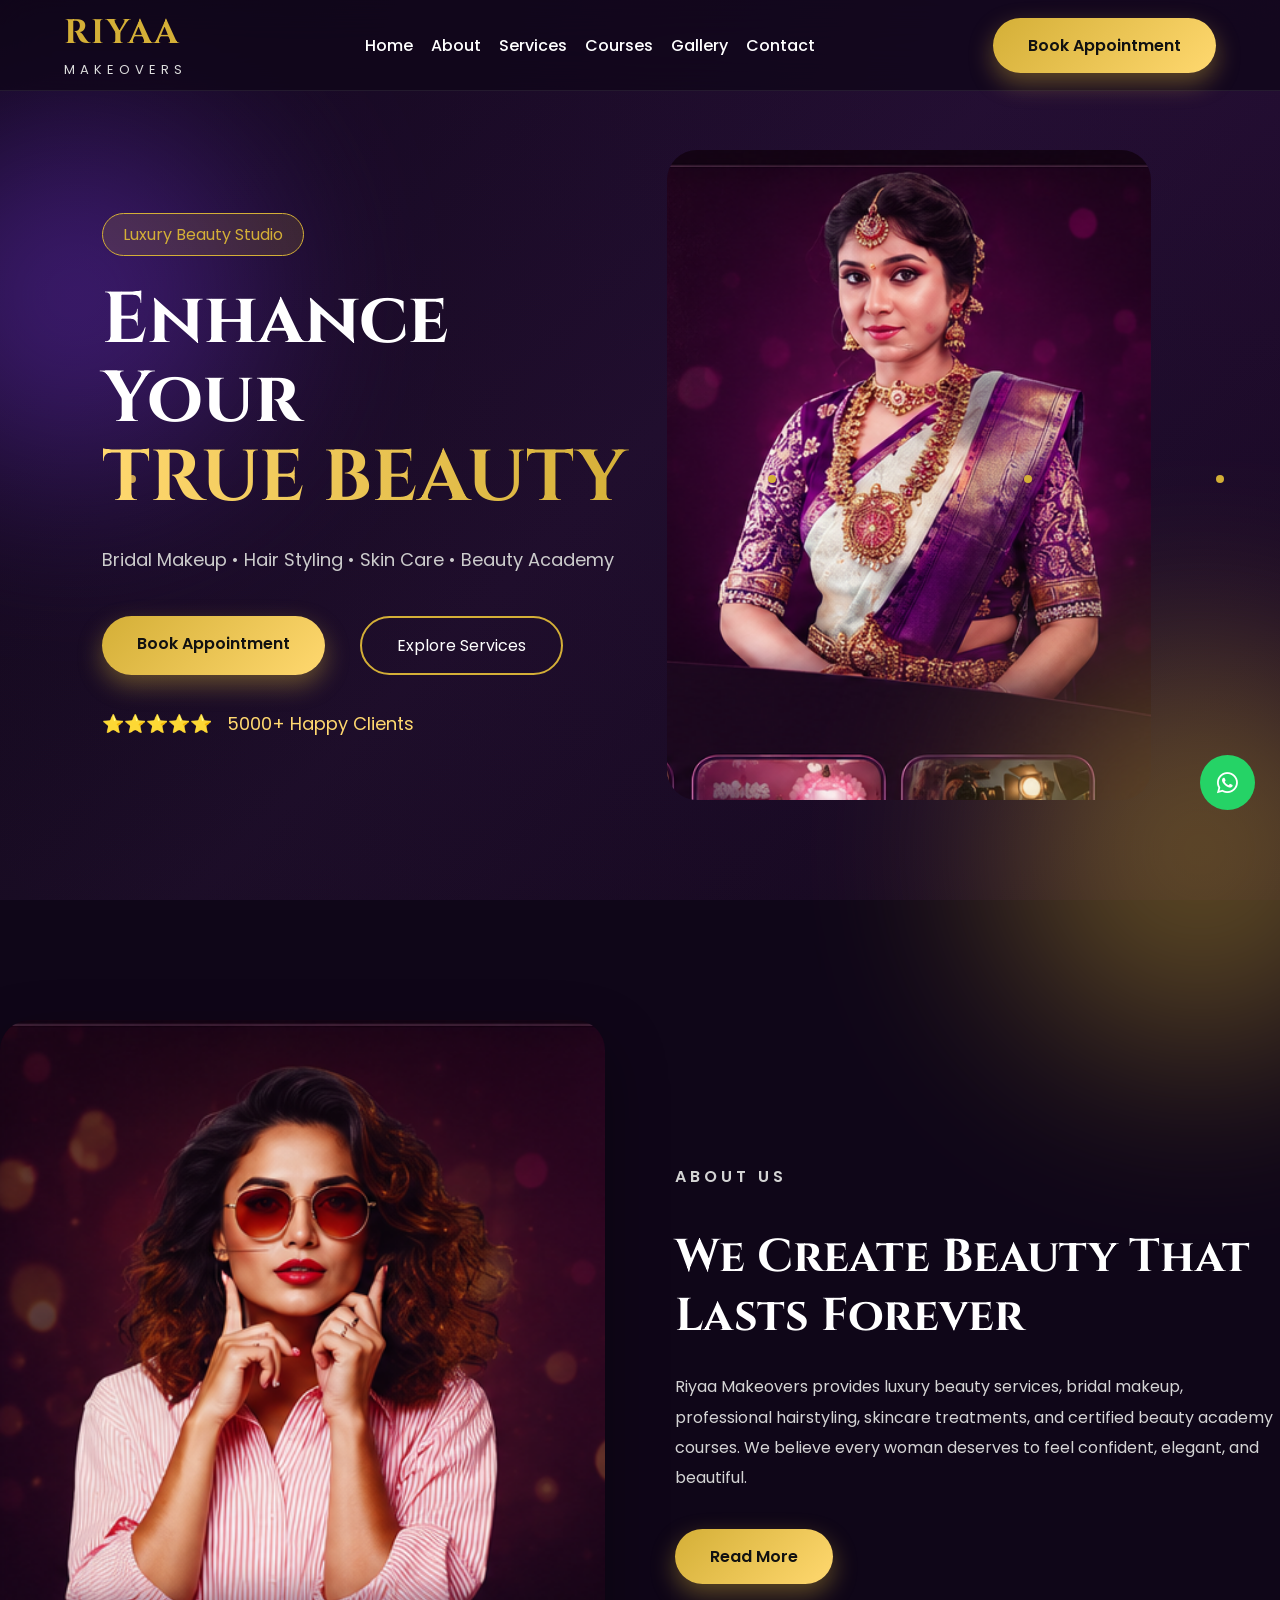
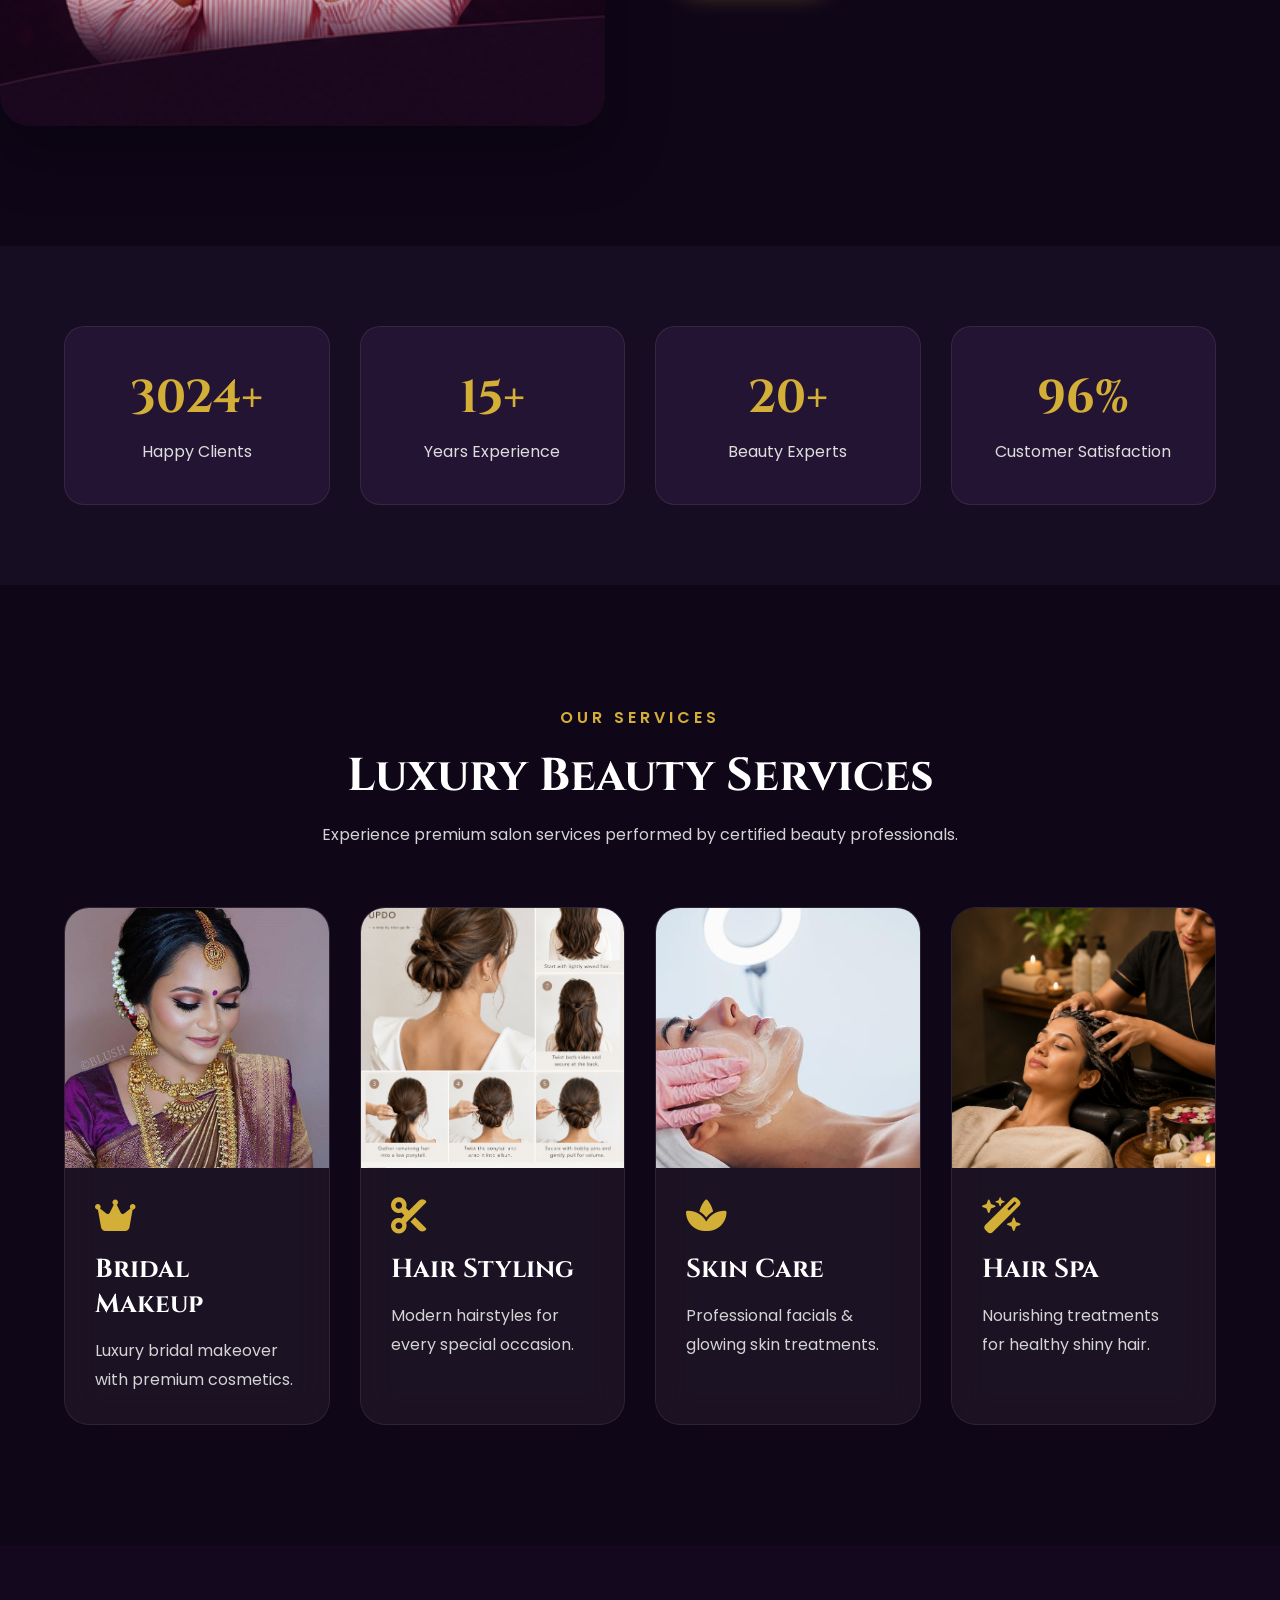
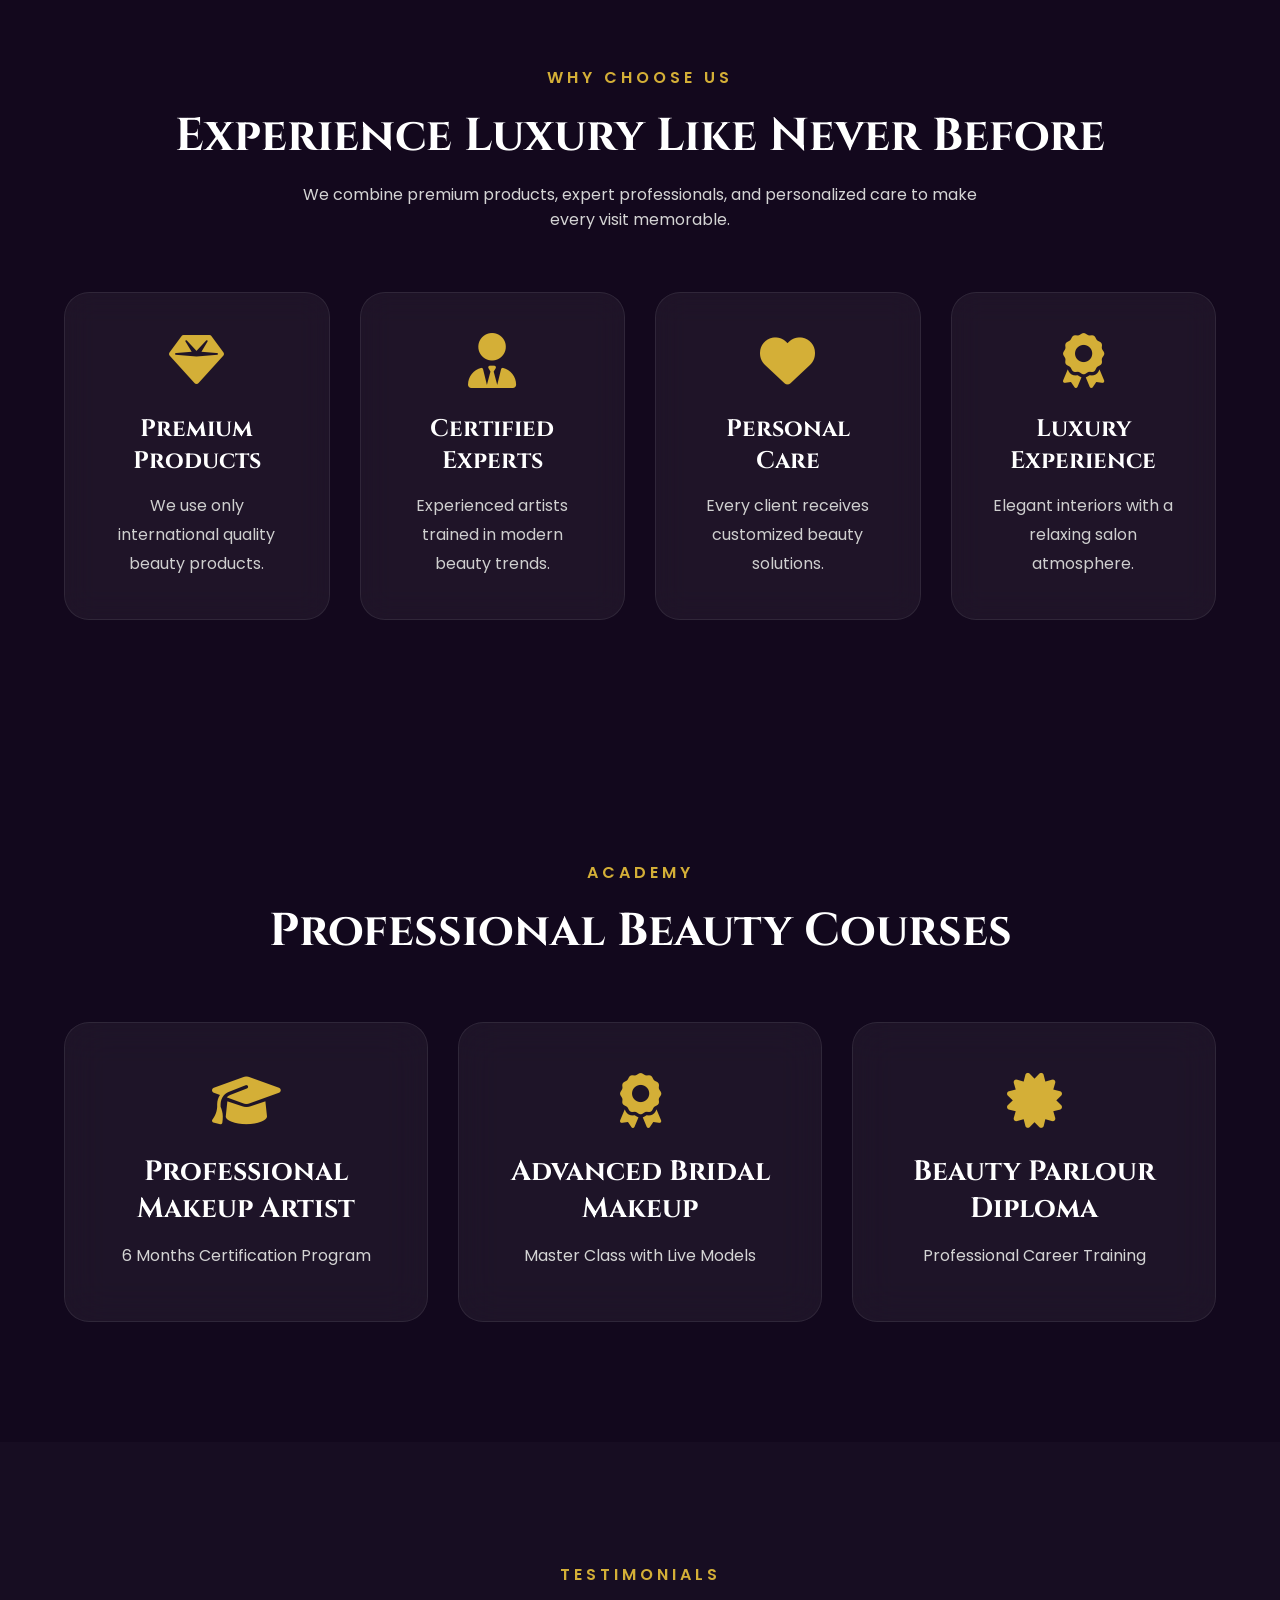
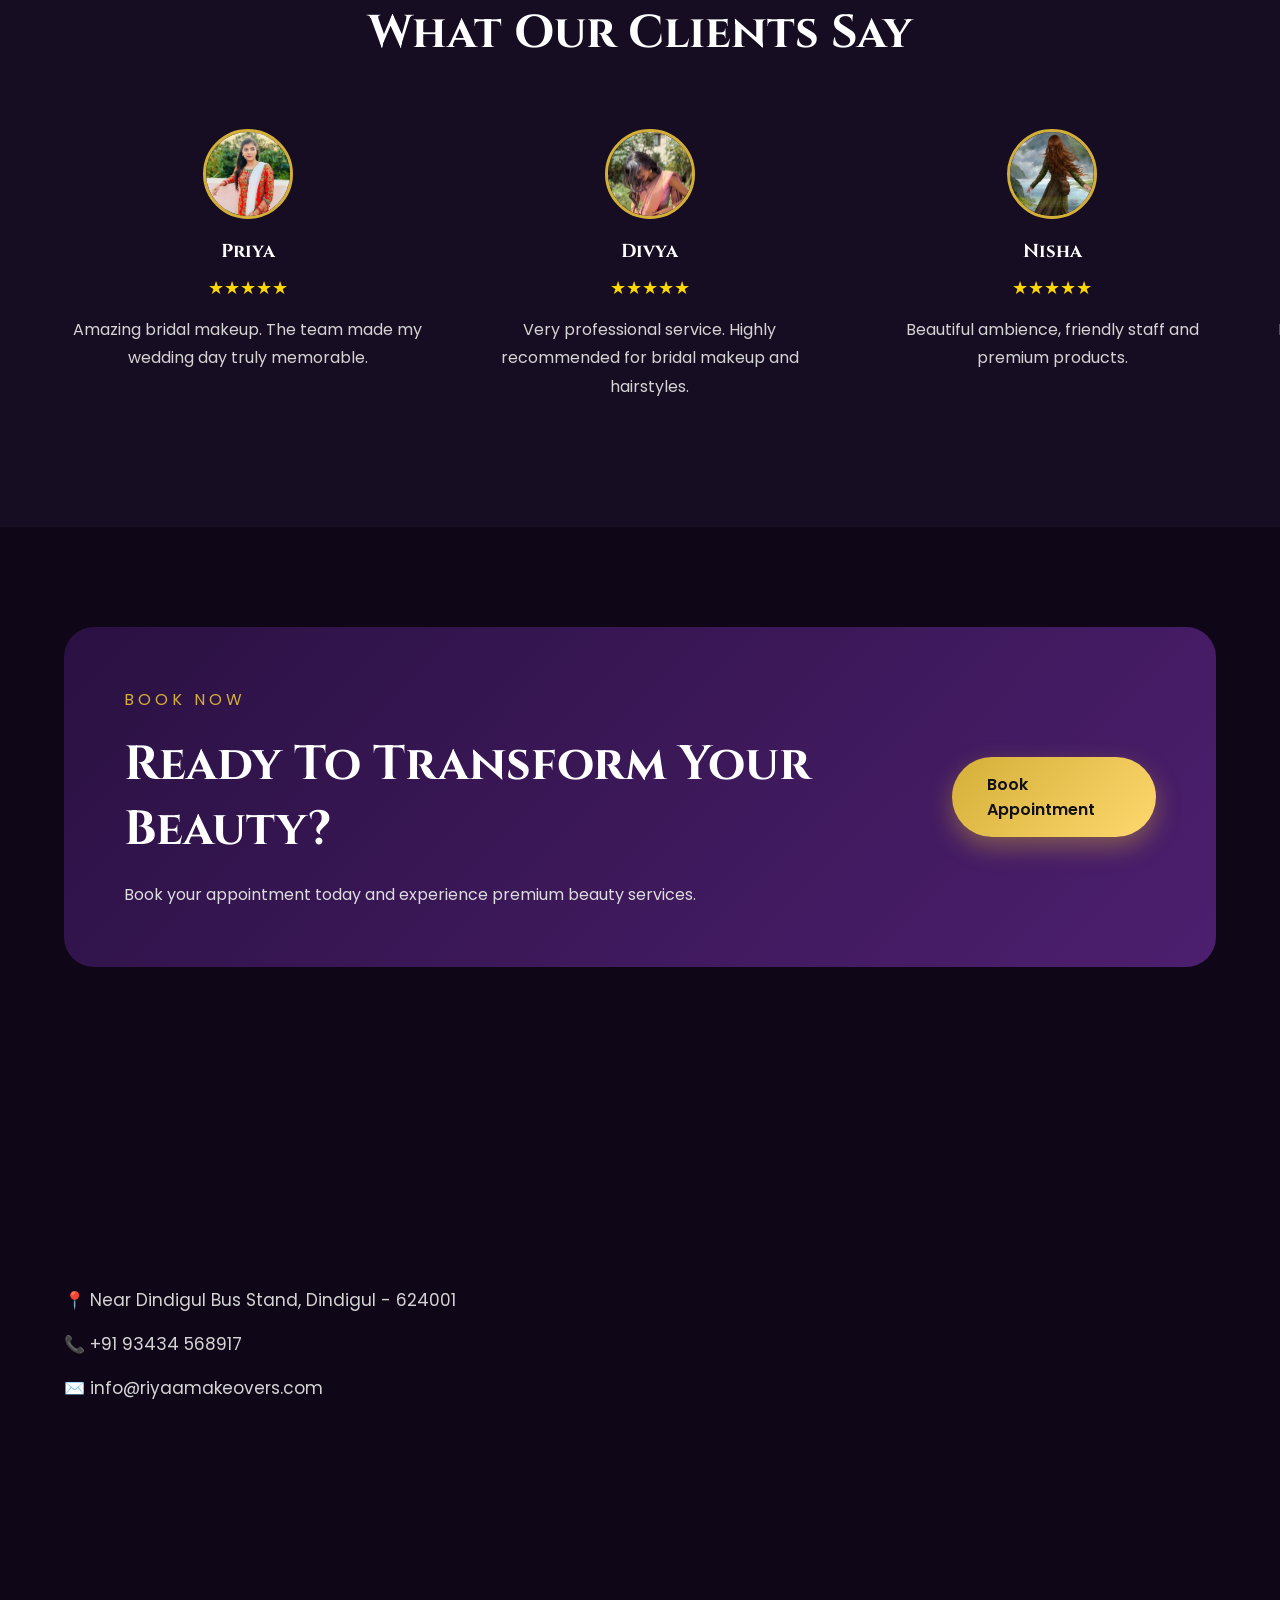
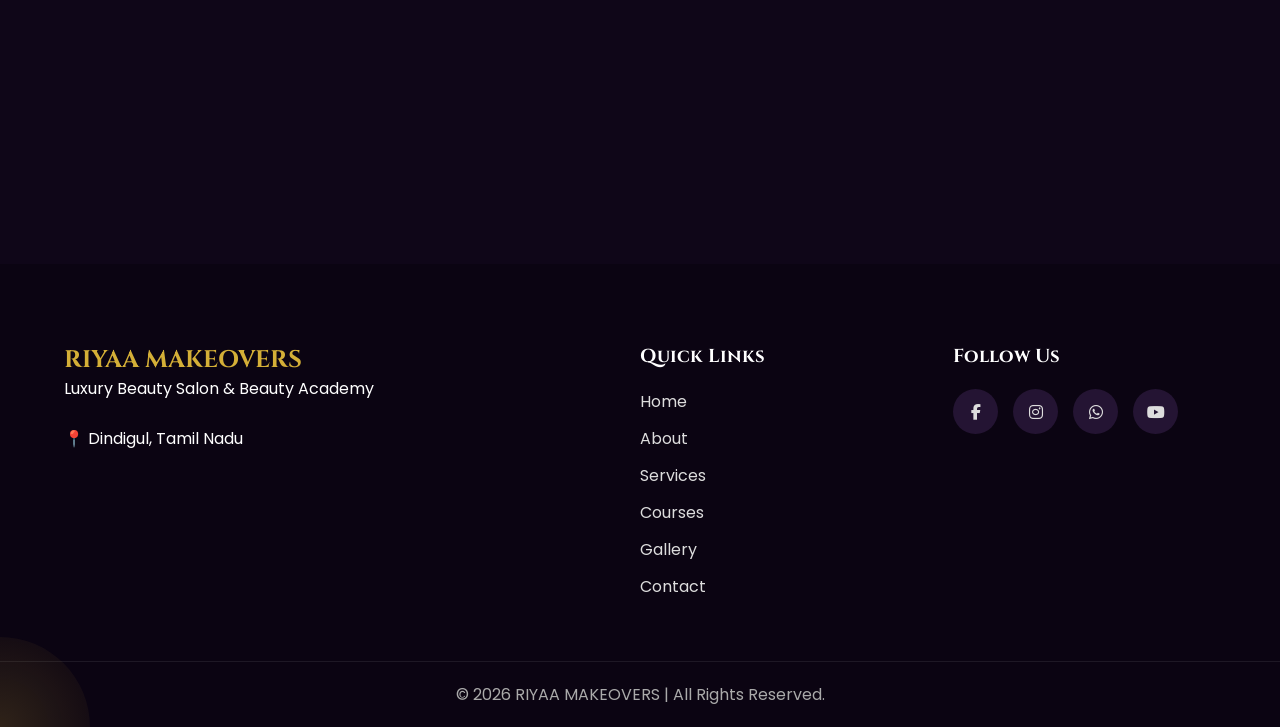
<file: index.html>
<!DOCTYPE html>
<html lang="en">

<head>

    <meta charset="UTF-8">
    <meta name="viewport" content="width=device-width, initial-scale=1.0">

    <title>RIYAA MAKEOVERS | Luxury Beauty Salon</title>

    <!-- Google Fonts -->
    <link
        href="https://fonts.googleapis.com/css2?family=Cinzel:wght@400;600;700&family=Poppins:wght@300;400;500;600;700&display=swap"
        rel="stylesheet">

    <!-- Font Awesome -->
    <link rel="stylesheet" href="https://cdnjs.cloudflare.com/ajax/libs/font-awesome/6.7.1/css/all.min.css">

    <!-- AOS Animation -->
    <link rel="stylesheet" href="https://unpkg.com/aos@2.3.4/dist/aos.css">

    <!-- CSS -->
    <link rel="stylesheet" href="css/style.css">
    <link rel="stylesheet" href="css/responsive.css">

</head>

<body>

    <!--================ PRELOADER =================-->

    <div id="preloader">

        <div class="loader">

            <div class="gold-ring"></div>

            <h2>RIYAA</h2>

            <span>MAKEOVERS</span>

        </div>

    </div>

    <!-- ================= Navbar ================= -->

    <header class="header">

        <nav class="navbar container">

            <a href="index.html" class="logo">

                <h2>RIYAA</h2>

                <span>MAKEOVERS</span>

            </a>

            <ul class="nav-menu">

                <li><a href="index.html" class="active">Home</a></li>

                <li><a href="about.html">About</a></li>

                <li><a href="services.html">Services</a></li>

                <li><a href="courses.html">Courses</a></li>

                <li><a href="gallery.html">Gallery</a></li>

                <li><a href="contact.html">Contact</a></li>

            </ul>

            <a href="#" class="btn book-btn">Book Appointment</a>

            <div class="menu-btn">
                <i class="fa-solid fa-bars"></i>
            </div>

        </nav>

    </header>

    <!-- ================= Hero ================= -->

    <section id="home" class="hero">

        <!-- Left Side -->

        <div class="hero-left">

            <span class="hero-tag">
                Luxury Beauty Studio
            </span>

            <h1>

                Enhance Your

                <span>TRUE BEAUTY</span>

            </h1>

            <p>

                Bridal Makeup • Hair Styling • Skin Care •
                Beauty Academy

            </p>

            <div class="hero-buttons">

                <a href="#" class="btn book-btn">Book Appointment</a>

                <a href="services.html" class="btn-outline">
                    Explore Services
                </a>

            </div>

            <div class="hero-rating">

                ⭐⭐⭐⭐⭐

                <span>5000+ Happy Clients</span>

            </div>

        </div>

        <!-- Right Side -->

        <div class="hero-right">

            <div class="hero-image">

                <img src="images/right_model.png" alt="Luxury Bridal Makeup">

            </div>

        </div>

        <div class="particles">

            <span></span>

            <span></span>

            <span></span>

            <span></span>

            <span></span>

        </div>

    </section>

    <!-- ================= Floating Glow ================= -->

    <div class="glow glow1"></div>

    <div class="glow glow2"></div>

    <!-- ================= About Preview ================= -->

    <section id="about" class="about-preview">

        <div class="about-image" data-aos="fade-right">

            <img src="images/about.png" alt="About Riyaa Makeovers">

        </div>

        <div class="about-content" data-aos="fade-left">

            <p class="section-tag">

                ABOUT US

            </p>

            <h2>

                We Create Beauty That Lasts Forever

            </h2>

            <p>

                Riyaa Makeovers provides luxury beauty services,
                bridal makeup,
                professional hairstyling,
                skincare treatments,
                and certified beauty academy courses.

                We believe every woman deserves to feel confident,
                elegant,
                and beautiful.

            </p>

            <a href="about.html" class="btn">

                Read More

            </a>

        </div>

    </section>

    <!-- ================= Statistics ================= -->

    <section class="stats">

        <div class="container stats-container">

            <div class="stat-box">
                <h2>5000+</h2>
                <p>Happy Clients</p>
            </div>

            <div class="stat-box">
                <h2>15+</h2>
                <p>Years Experience</p>
            </div>

            <div class="stat-box">
                <h2>20+</h2>
                <p>Beauty Experts</p>
            </div>

            <div class="stat-box">
                <h2>100%</h2>
                <p>Customer Satisfaction</p>
            </div>

        </div>

    </section>

    <!-- ================= Services ================= -->

    <section class="services container">

        <div class="section-title">

            <span>OUR SERVICES</span>

            <h2>Luxury Beauty Services</h2>

            <p>
                Experience premium salon services performed by
                certified beauty professionals.
            </p>

        </div>

        <div class="service-grid">

            <div class="service-card">

                <img src="images/bridal2.jfif" alt="Bridal Makeup">

                <div class="service-content">

                    <i class="fa-solid fa-crown"></i>

                    <h3>Bridal Makeup</h3>

                    <p>
                        Luxury bridal makeover with premium cosmetics.
                    </p>

                </div>

            </div>

            <div class="service-card">

                <img src="images/hair_stylee.png" alt="Hair Styling">

                <div class="service-content">

                    <i class="fa-solid fa-scissors"></i>

                    <h3>Hair Styling</h3>

                    <p>
                        Modern hairstyles for every special occasion.
                    </p>

                </div>

            </div>

            <div class="service-card">

                <img src="images/skin_care.jfif" alt="Skin Care">

                <div class="service-content">

                    <i class="fa-solid fa-spa"></i>

                    <h3>Skin Care</h3>

                    <p>
                        Professional facials & glowing skin treatments.
                    </p>

                </div>

            </div>

            <div class="service-card">

                <img src="images/hair_spa.png" alt="Hair Spa">

                <div class="service-content">

                    <i class="fa-solid fa-wand-magic-sparkles"></i>

                    <h3>Hair Spa</h3>

                    <p>
                        Nourishing treatments for healthy shiny hair.
                    </p>

                </div>

            </div>

        </div>

    </section>

    <!--================ WHY CHOOSE US ================-->

    <section class="why-choose">

        <div class="container">

            <div class="section-title">

                <span>WHY CHOOSE US</span>

                <h2>Experience Luxury Like Never Before</h2>

                <p>
                    We combine premium products, expert professionals,
                    and personalized care to make every visit memorable.
                </p>

            </div>

            <div class="choose-grid">

                <div class="choose-card">

                    <i class="fa-solid fa-gem"></i>

                    <h3>Premium Products</h3>

                    <p>
                        We use only international quality beauty products.
                    </p>

                </div>

                <div class="choose-card">

                    <i class="fa-solid fa-user-tie"></i>

                    <h3>Certified Experts</h3>

                    <p>
                        Experienced artists trained in modern beauty trends.
                    </p>

                </div>

                <div class="choose-card">

                    <i class="fa-solid fa-heart"></i>

                    <h3>Personal Care</h3>

                    <p>
                        Every client receives customized beauty solutions.
                    </p>

                </div>

                <div class="choose-card">

                    <i class="fa-solid fa-award"></i>

                    <h3>Luxury Experience</h3>

                    <p>
                        Elegant interiors with a relaxing salon atmosphere.
                    </p>

                </div>

            </div>

        </div>

    </section>

    <!-- ================= Courses ================= -->

    <section class="courses">

        <div class="container">

            <div class="section-title">

                <span>ACADEMY</span>

                <h2>Professional Beauty Courses</h2>

            </div>

            <div class="course-grid">

                <div class="course-card">

                    <i class="fa-solid fa-graduation-cap"></i>

                    <h3>Professional Makeup Artist</h3>

                    <p>6 Months Certification Program</p>

                </div>

                <div class="course-card">

                    <i class="fa-solid fa-award"></i>

                    <h3>Advanced Bridal Makeup</h3>

                    <p>Master Class with Live Models</p>

                </div>

                <div class="course-card">

                    <i class="fa-solid fa-certificate"></i>

                    <h3>Beauty Parlour Diploma</h3>

                    <p>Professional Career Training</p>

                </div>

            </div>

        </div>

    </section>


    <!-- ================= TESTIMONIAL ================= -->

    <section class="testimonials">

        <div class="container">

            <div class="section-title">

                <span>TESTIMONIALS</span>

                <h2>What Our Clients Say</h2>

            </div>

            <div class="testimonial-grid">

                <div class="testimonial-card">

                    <img src="images/priya.jfif" alt="">

                    <h3>Priya</h3>

                    <div class="stars">
                        ★★★★★
                    </div>

                    <p>

                        Amazing bridal makeup.
                        The team made my wedding day
                        truly memorable.

                    </p>

                </div>

                <div class="testimonial-card">

                    <img src="images/divya.jfif" alt="">

                    <h3>Divya</h3>

                    <div class="stars">
                        ★★★★★
                    </div>

                    <p>

                        Very professional service.
                        Highly recommended for bridal
                        makeup and hairstyles.

                    </p>

                </div>

                <div class="testimonial-card">

                    <img src="images/nisha.jfif" alt="">

                    <h3>Nisha</h3>

                    <div class="stars">
                        ★★★★★
                    </div>

                    <p>

                        Beautiful ambience,
                        friendly staff and
                        premium products.

                    </p>

                </div>

                <div class="testimonial-card">

                    <img src="images/kavya.jpg" alt="">

                    <h3>Kavya</h3>

                    <div class="stars">
                        ★★★★★
                    </div>

                    <p>

                        Excellent customer service and amazing hair styling.
                        I loved the overall experience.
                    </p>

                </div>

                <div class="testimonial-card">

                    <img src="images/meena.jfif" alt="">

                    <h3>Meena</h3>

                    <div class="stars">
                        ★★★★★
                    </div>

                    <p>

                        The facial treatment was relaxing and my skin feels
                        fresh and glowing.

                    </p>

                </div>

                <div class="testimonial-card">

                    <img src="images/lakshmi.jfif" alt="">

                    <h3>Lakshmi</h3>

                    <div class="stars">
                        ★★★★★
                    </div>

                    <p>

                        Best beauty academy with experienced trainers.
                        Highly recommended.

                    </p>

                </div>

            </div>

        </div>

    </section>


    <!-- ================= BOOK APPOINTMENT ================= -->

    <section class="appointment">

        <div class="container appointment-container">

            <div class="appointment-content">

                <span>BOOK NOW</span>

                <h2>

                    Ready To Transform
                    Your Beauty?

                </h2>

                <p>

                    Book your appointment today
                    and experience premium
                    beauty services.

                </p>

            </div>

            <div>

                <a href="contact.html" class="btn">

                    Book Appointment

                </a>

            </div>

        </div>

    </section>



    <!-- ================= CONTACT ================= -->

    <section class="contact-preview">

        <div class="container contact-grid">

            <div>

                <p>📍 Near Dindigul Bus Stand, Dindigul - 624001</p>

                <p>📞 +91 93434 568917</p>

                <p>✉️ info@riyaamakeovers.com</p>

            </div>

            <div>

                <iframe src="https://maps.google.com/maps?q=Dindigul%20Tamil%20Nadu&t=&z=13&ie=UTF8&iwloc=&output=embed"
                    loading="lazy">
                </iframe>

            </div>

        </div>

    </section>

    <!--================ BOOKING MODAL =================-->

    <div class="booking-modal" id="bookingModal">

        <div class="booking-box">

            <span class="close-modal">&times;</span>

            <h2>Book Appointment</h2>

            <p>Luxury Beauty Experience Starts Here</p>

            <form id="bookingForm">

                <input type="text" placeholder="Full Name" required>

                <input type="tel" placeholder="Phone Number" required>

                <input type="email" placeholder="Email">

                <select>

                    <option>Select Service</option>

                    <option>Bridal Makeup</option>

                    <option>Hair Styling</option>

                    <option>Facial</option>

                    <option>Hair Spa</option>

                    <option>Beauty Course</option>

                </select>

                <input type="date">

                <textarea placeholder="Message"></textarea>

                <button type="submit" class="btn">

                    Confirm Booking

                </button>

            </form>

        </div>

    </div>



    <!-- ================= FOOTER ================= -->

    <footer>

        <div class="container footer-grid">

            <div>

                <h2>

                    RIYAA MAKEOVERS

                </h2>

                <p>

                    Luxury Beauty Salon &
                    Beauty Academy

                    <br><br>

                    📍 Dindigul, Tamil Nadu

                </p>

            </div>

            <div>

                <h3>Quick Links</h3>

                <ul>

                    <li><a href="index.html">Home</a></li>

                    <li><a href="about.html">About</a></li>

                    <li><a href="services.html">Services</a></li>

                    <li><a href="courses.html">Courses</a></li>

                    <li><a href="gallery.html">Gallery</a></li>

                    <li><a href="contact.html">Contact</a></li>

                </ul>

            </div>

            <div>

                <h3>Follow Us</h3>

                <div class="social-icons">

                    <a href="#"><i class="fab fa-facebook-f"></i></a>

                    <a href="#"><i class="fab fa-instagram"></i></a>

                    <a href="#"><i class="fab fa-whatsapp"></i></a>

                    <a href="#"><i class="fab fa-youtube"></i></a>

                </div>

            </div>

        </div>

        <div class="copyright">

            © 2026 RIYAA MAKEOVERS | All Rights Reserved.

        </div>

    </footer>



    <!-- ================= WHATSAPP ================= -->
    <a href="https://wa.me/919343456891" target="_blank" class="whatsapp">

        <i class="fab fa-whatsapp"></i>

    </a>



    <!-- ================= SCROLL TOP ================= -->

    <div class="scroll-top">

        <i class="fa-solid fa-arrow-up"></i>

    </div>



    <!-- ================= JS ================= -->

    <script src="https://unpkg.com/aos@2.3.4/dist/aos.js"></script>

    <script src="js/script.js"></script>



</body>

</html>
</file>
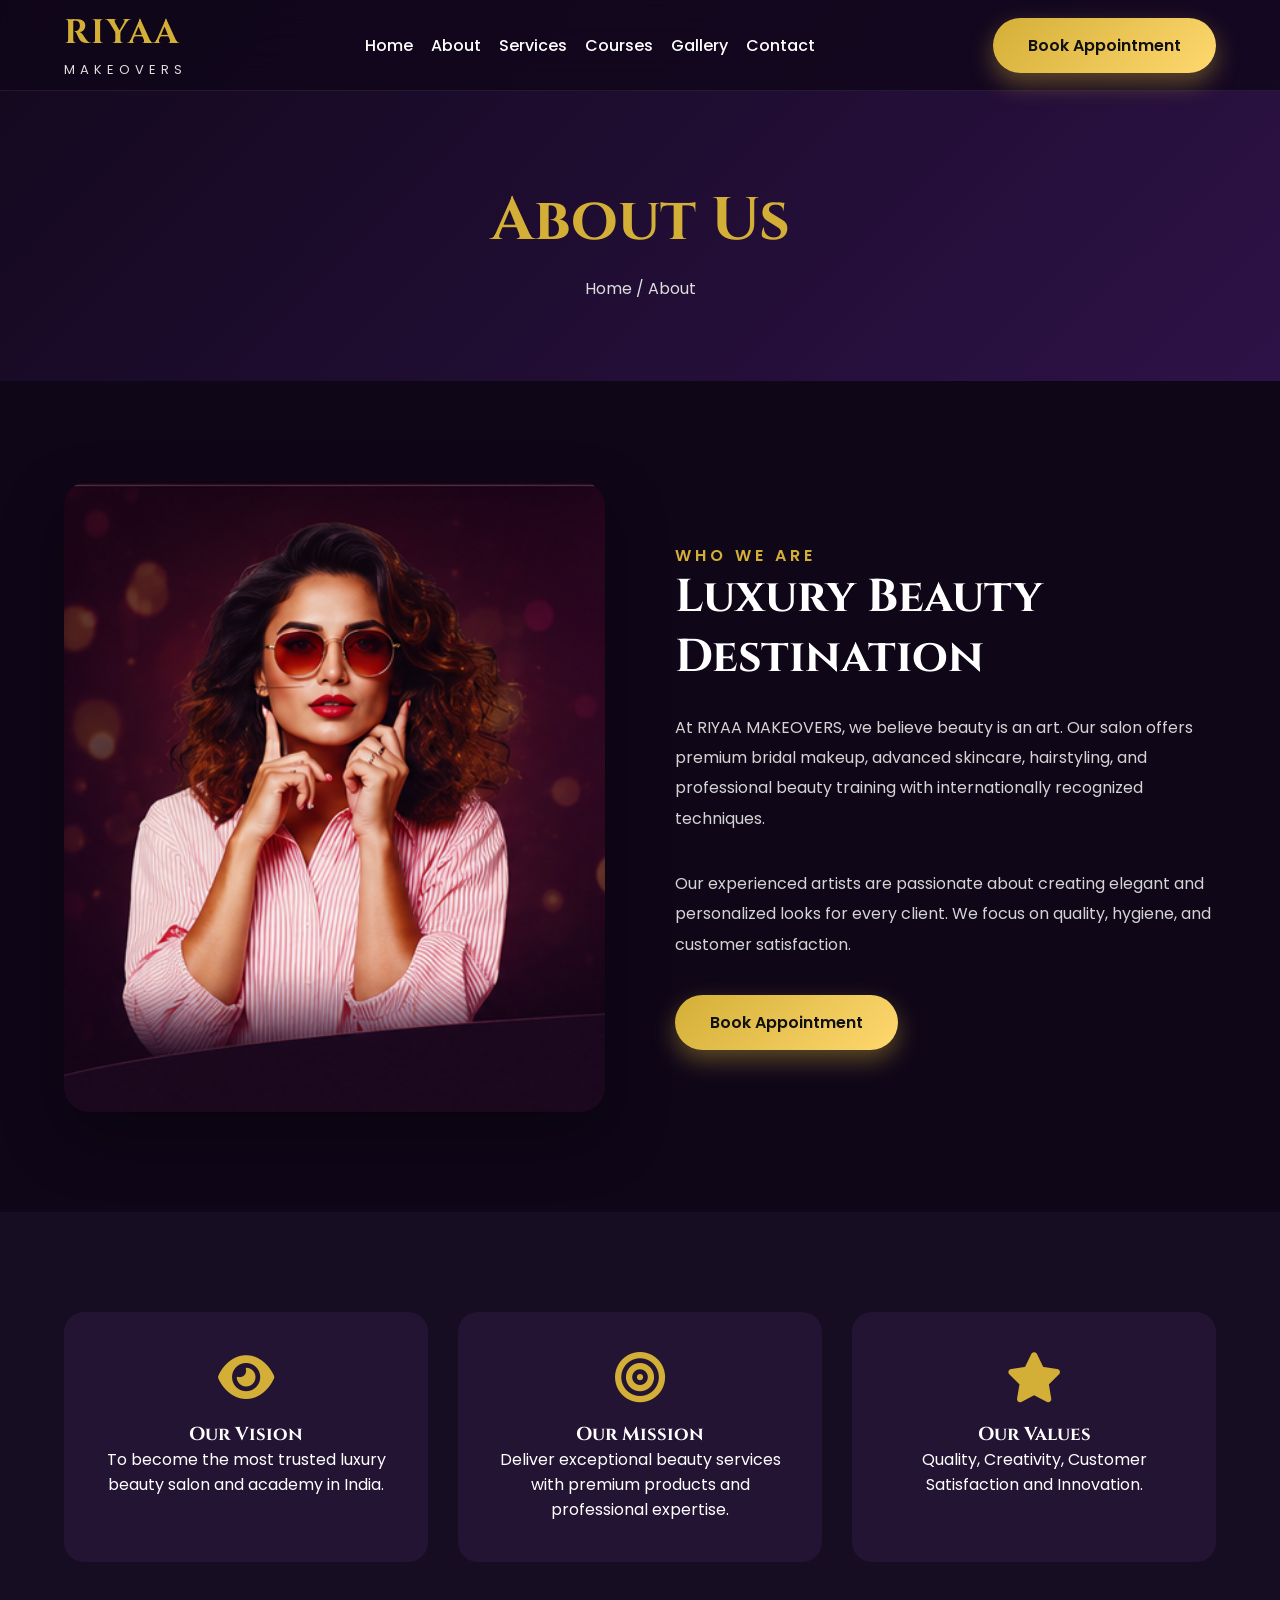
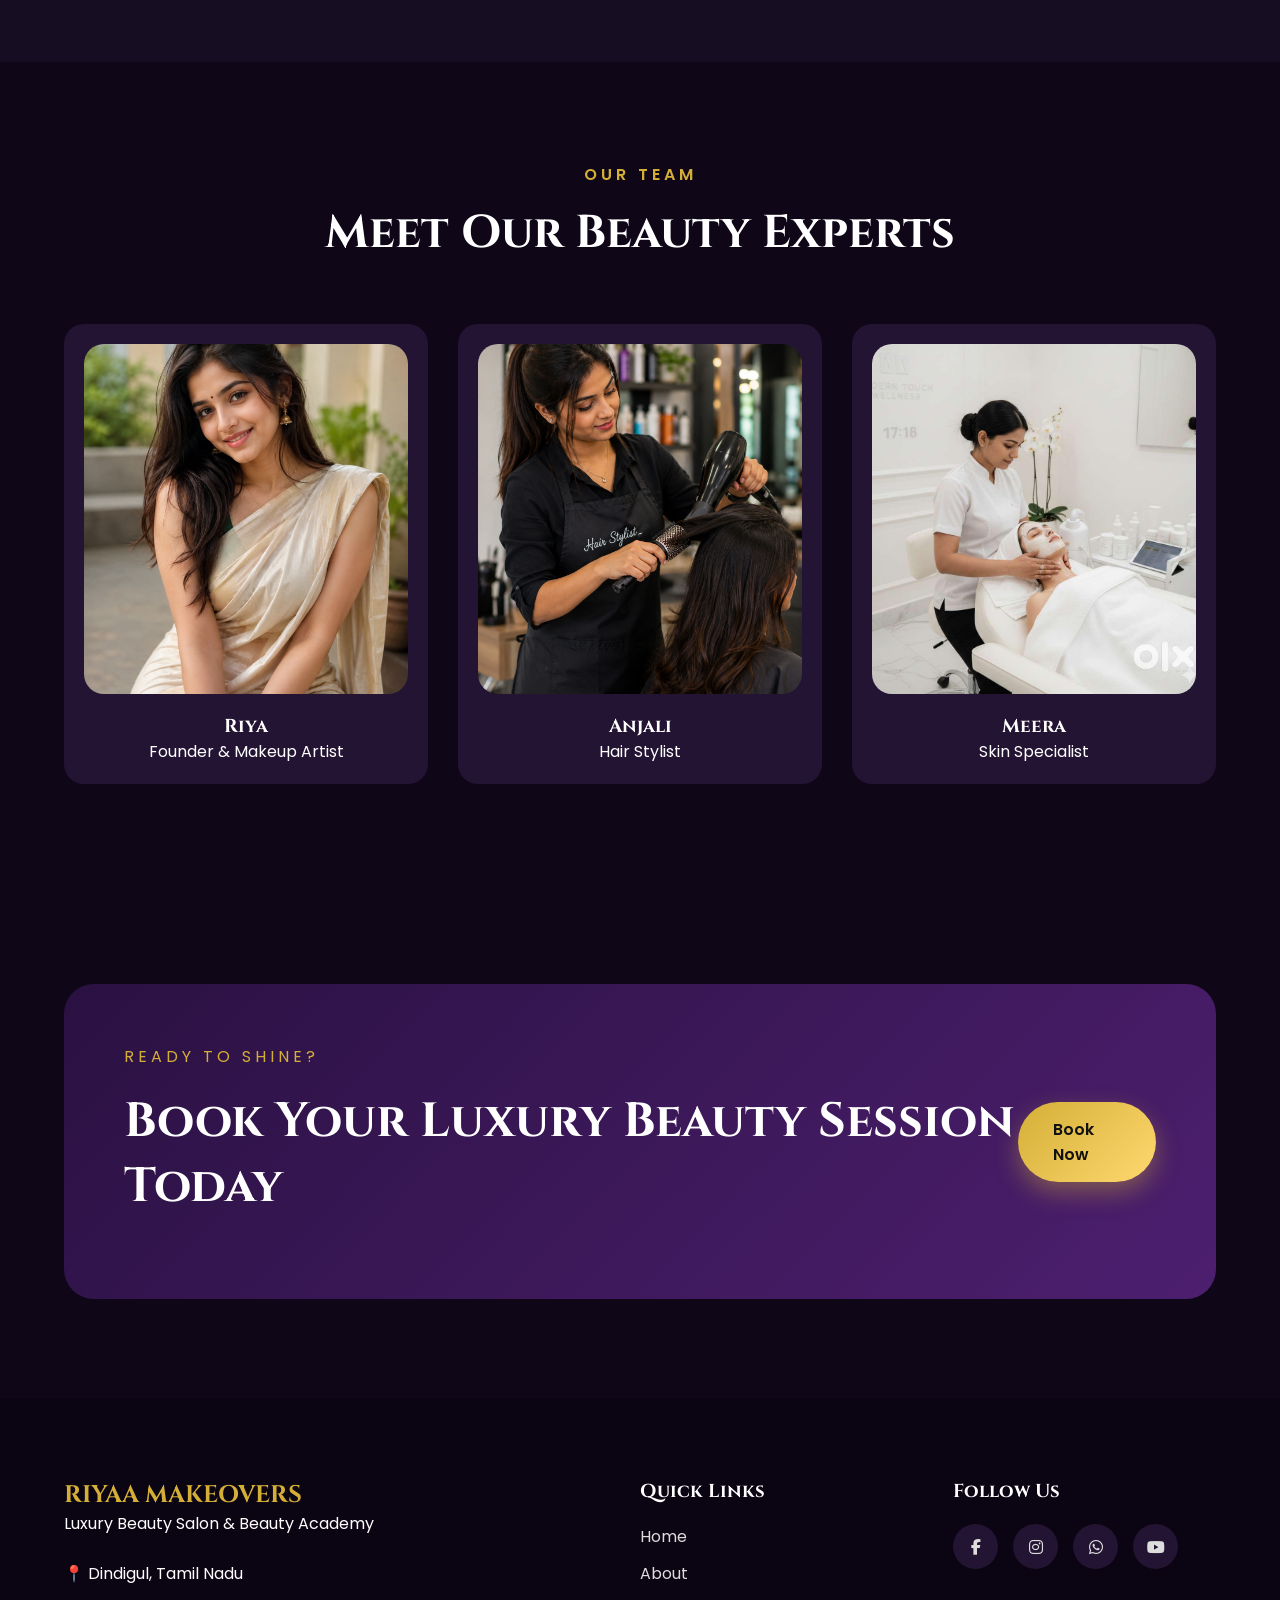
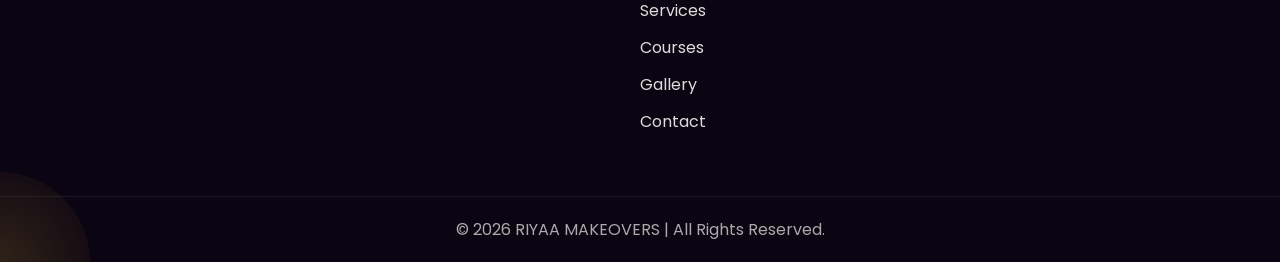
<file: about.html>
<!DOCTYPE html>
<html lang="en">

<head>

    <meta charset="UTF-8">
    <meta name="viewport" content="width=device-width, initial-scale=1.0">

    <title>About Us | RIYAA MAKEOVERS</title>

    <link href="https://fonts.googleapis.com/css2?family=Cinzel:wght@400;600;700&family=Poppins:wght@300;400;500;600;700&display=swap" rel="stylesheet">

    <link rel="stylesheet"
    href="https://cdnjs.cloudflare.com/ajax/libs/font-awesome/6.7.1/css/all.min.css">

    <link rel="stylesheet" href="css/style.css">
    <link rel="stylesheet" href="css/responsive.css">

</head>

<body>

<!-- ================= HEADER ================= -->

<header class="header">

<nav class="navbar container">

<a href="index.html" class="logo">

<h2>RIYAA</h2>

<span>MAKEOVERS</span>

</a>

<ul class="nav-menu">

<li><a href="index.html">Home</a></li>

<li><a href="about.html" class="active">About</a></li>

<li><a href="services.html">Services</a></li>

<li><a href="courses.html">Courses</a></li>

<li><a href="gallery.html">Gallery</a></li>

<li><a href="contact.html">Contact</a></li>

</ul>

<a href="contact.html" class="btn">Book Appointment</a>


<div class="menu-btn">
    <i class="fa-solid fa-bars"></i>
</div>


</nav>

</header>

<!-- ================= PAGE BANNER ================= -->

<section class="page-banner">

<div class="container">

<h1>About Us</h1>

<p>

Home / About

</p>

</div>

</section>

<!-- ================= ABOUT ================= -->

<section class="about-page container">

<div class="about-image">

<img src="images/about.png" alt="Salon">

</div>

<div class="about-content">

<span class="section-tag">

WHO WE ARE

</span>

<h2>

Luxury Beauty Destination

</h2>

<p>

At RIYAA MAKEOVERS, we believe beauty is an art. Our salon offers premium bridal makeup, advanced skincare, hairstyling, and professional beauty training with internationally recognized techniques.

</p>

<p>

Our experienced artists are passionate about creating elegant and personalized looks for every client. We focus on quality, hygiene, and customer satisfaction.

</p>

<a href="contact.html" class="btn">

Book Appointment

</a>

</div>

</section>

<!-- ================= MISSION ================= -->

<section class="mission">

<div class="container mission-grid">

<div class="mission-box">

<i class="fa-solid fa-eye"></i>

<h3>Our Vision</h3>

<p>

To become the most trusted luxury beauty salon and academy in India.

</p>

</div>

<div class="mission-box">

<i class="fa-solid fa-bullseye"></i>

<h3>Our Mission</h3>

<p>

Deliver exceptional beauty services with premium products and professional expertise.

</p>

</div>

<div class="mission-box">

<i class="fa-solid fa-star"></i>

<h3>Our Values</h3>

<p>

Quality, Creativity, Customer Satisfaction and Innovation.

</p>

</div>

</div>

</section>

<!-- ================= TEAM ================= -->

<section class="team container">

<div class="section-title">

<span>OUR TEAM</span>

<h2>Meet Our Beauty Experts</h2>

</div>

<div class="team-grid">

<div class="team-card">

<img src="images/riya.png">

<h3>Riya</h3>

<p>Founder & Makeup Artist</p>

</div>

<div class="team-card">

<img src="images/anjalii.png">

<h3>Anjali</h3>

<p>Hair Stylist</p>

</div>

<div class="team-card">

<img src="images/meera_skin.jfif">

<h3>Meera</h3>

<p>Skin Specialist</p>

</div>

</div>

</section>

<!-- ================= CTA ================= -->

<section class="appointment">

<div class="container appointment-container">

<div class="appointment-content">

<span>READY TO SHINE?</span>

<h2>

Book Your Luxury Beauty Session Today

</h2>

</div>

<a href="contact.html" class="btn">

Book Now

</a>

</div>

</section>


<!-- ================= FOOTER ================= -->

<footer>

    <div class="container footer-grid">

        <div>

            <h2>

                RIYAA MAKEOVERS

            </h2>

            <p>

Luxury Beauty Salon &
Beauty Academy

<br><br>

📍 Dindigul, Tamil Nadu

</p>

        </div>

        <div>

            <h3>Quick Links</h3>

            <ul>

                <li><a href="index.html">Home</a></li>

                <li><a href="about.html">About</a></li>

                <li><a href="services.html">Services</a></li>

                <li><a href="courses.html">Courses</a></li>

                <li><a href="gallery.html">Gallery</a></li>

                <li><a href="contact.html">Contact</a></li>


            </ul>

        </div>

        <div>

            <h3>Follow Us</h3>

            <div class="social-icons">

                <a href="#"><i class="fab fa-facebook-f"></i></a>

                <a href="#"><i class="fab fa-instagram"></i></a>

                <a href="#"><i class="fab fa-whatsapp"></i></a>

                <a href="#"><i class="fab fa-youtube"></i></a>

            </div>

        </div>

    </div>

    <div class="copyright">

        © 2026 RIYAA MAKEOVERS | All Rights Reserved.

    </div>

</footer>

<script src="js/script.js"></script>

</body>

</html>
</file>
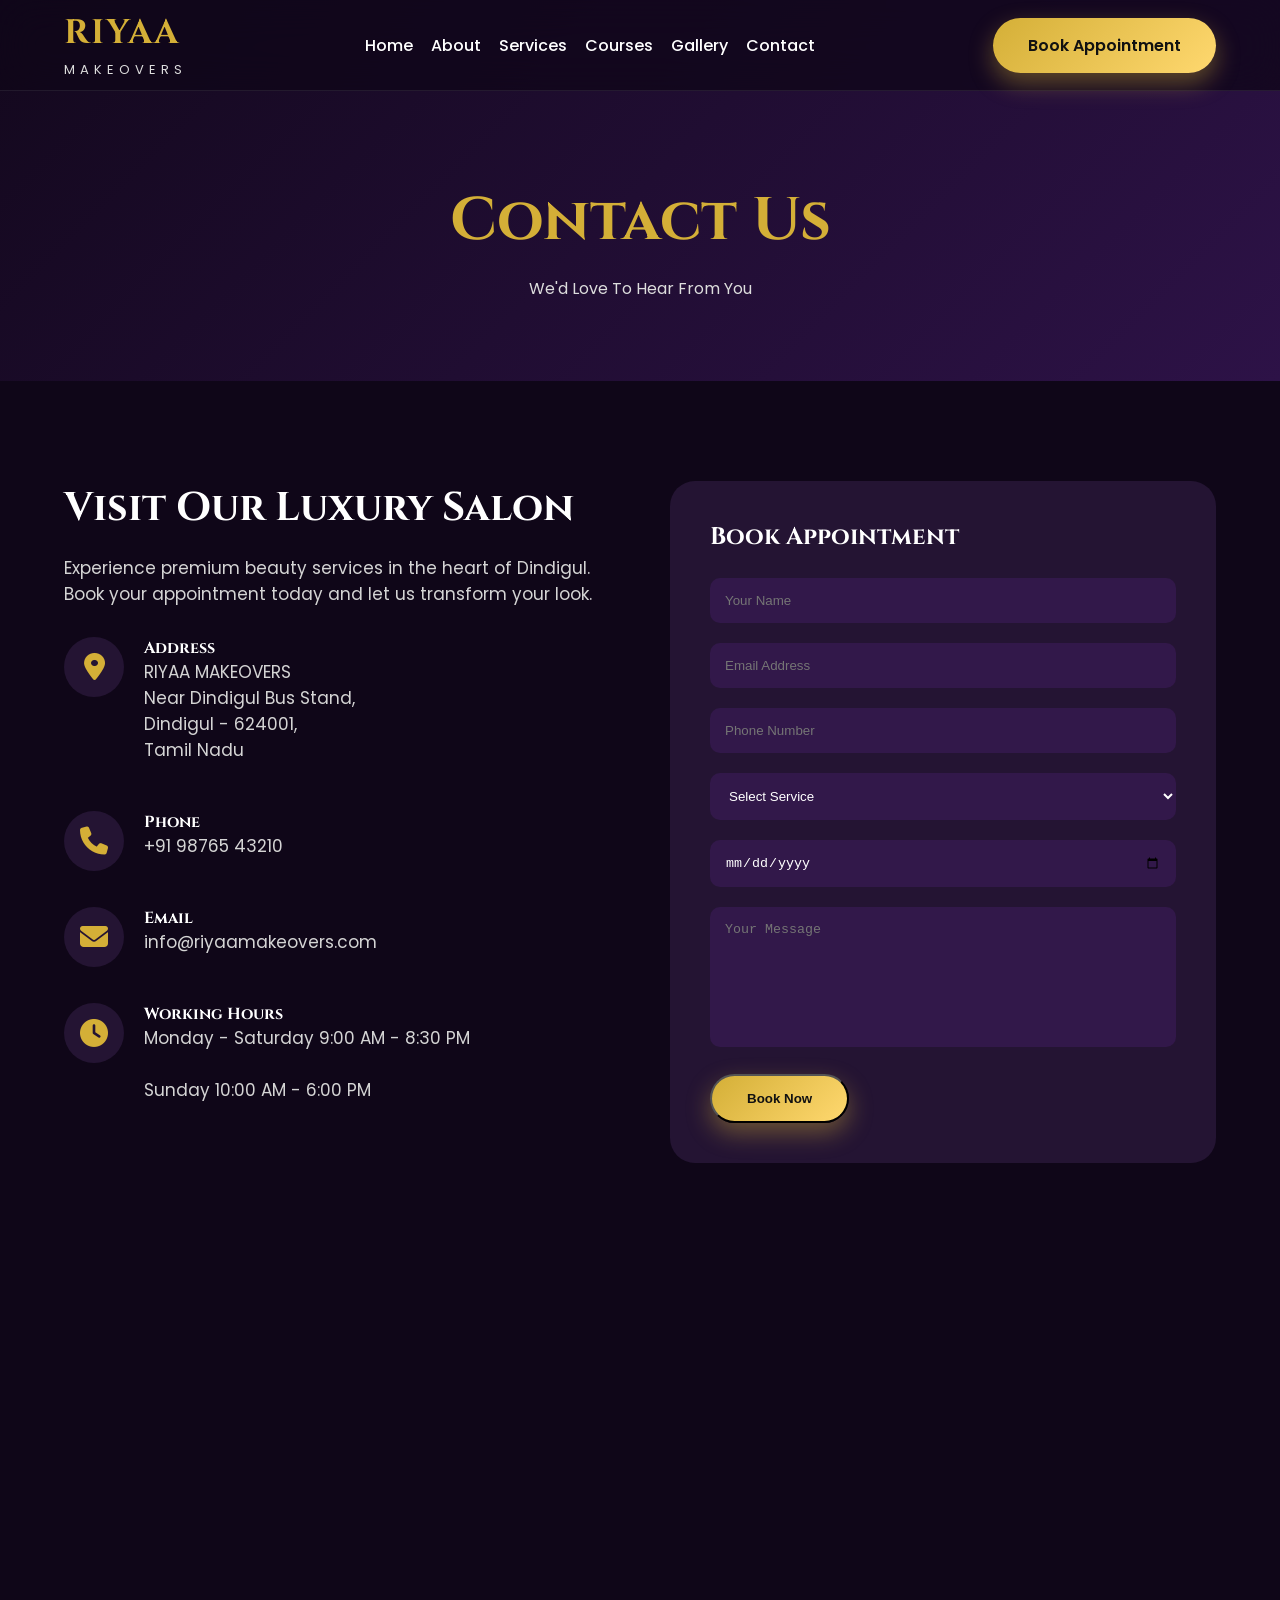
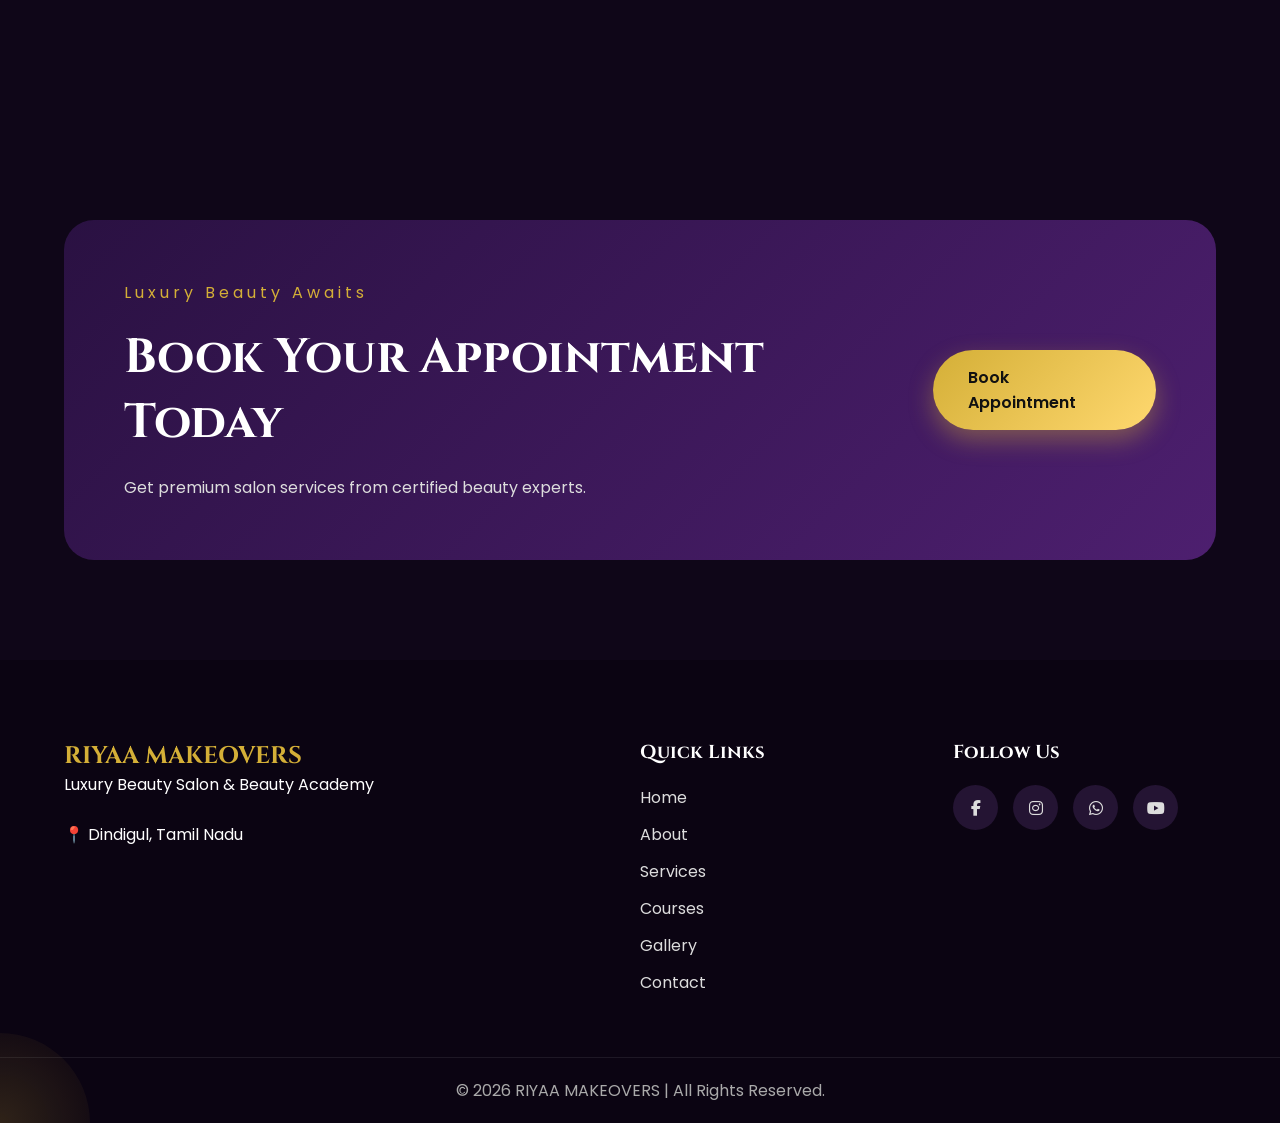
<file: contact.html>
<!DOCTYPE html>
<html lang="en">

<head>

    <meta charset="UTF-8">
    <meta name="viewport" content="width=device-width, initial-scale=1.0">

    <title>Contact | RIYAA MAKEOVERS</title>

    <!-- Google Fonts -->

    <link href="https://fonts.googleapis.com/css2?family=Cinzel:wght@400;600;700&family=Poppins:wght@300;400;500;600;700&display=swap" rel="stylesheet">

    <!-- Font Awesome -->

    <link rel="stylesheet"
    href="https://cdnjs.cloudflare.com/ajax/libs/font-awesome/6.7.1/css/all.min.css">

    <link rel="stylesheet" href="css/style.css">

    <link rel="stylesheet" href="css/responsive.css">

</head>

<body>

<!-- Header -->

<header class="header">

<div class="container navbar">

<a href="index.html" class="logo">

<h2>RIYAA</h2>

<span>MAKEOVERS</span>

</a>

<ul class="nav-menu">

<li><a href="index.html">Home</a></li>

<li><a href="about.html">About</a></li>

<li><a href="services.html">Services</a></li>

<li><a href="courses.html">Courses</a></li>

<li><a href="gallery.html">Gallery</a></li>

<li><a href="contact.html" class="active">Contact</a></li>

</ul>

<a href="contact.html" class="btn">Book Appointment</a>

<div class="menu-btn">
    <i class="fa-solid fa-bars"></i>
</div>


</div>

</header>

<!-- Banner -->

<section class="page-banner">

<div class="container">

<h1>Contact Us</h1>

<p>We'd Love To Hear From You</p>

</div>

</section>

<!-- Contact Section -->

<section class="contact-page">

<div class="container contact-grid">

<!-- Left -->

<div class="contact-info">

<h2>Visit Our Luxury Salon</h2>

<p>

Experience premium beauty services in the heart of Dindigul.

Book your appointment today and let us transform your look.

</p>

<div class="info-box">

<i class="fas fa-map-marker-alt"></i>

<div>

<h4>Address</h4>

<p>

RIYAA MAKEOVERS<br>

Near Dindigul Bus Stand,<br>

Dindigul - 624001,<br>

Tamil Nadu

</p>

</div>

</div>

<div class="info-box">

<i class="fas fa-phone"></i>

<div>

<h4>Phone</h4>

<p>+91 98765 43210</p>

</div>

</div>

<div class="info-box">

<i class="fas fa-envelope"></i>

<div>

<h4>Email</h4>

<p>info@riyaamakeovers.com</p>

</div>

</div>

<div class="info-box">

<i class="fas fa-clock"></i>

<div>

<h4>Working Hours</h4>

<p>

Monday - Saturday

9:00 AM - 8:30 PM

<br><br>

Sunday

10:00 AM - 6:00 PM

</p>

</div>

</div>

</div>

<!-- Right -->

<div class="contact-form">

<h2>Book Appointment</h2>

<form id="bookingForm">

<input type="text" placeholder="Your Name" required>

<input type="email" placeholder="Email Address">

<input type="tel" placeholder="Phone Number" required>

<select>

<option>Select Service</option>

<option>Bridal Makeup</option>

<option>Hair Styling</option>

<option>Facial</option>

<option>Hair Spa</option>

<option>Beauty Academy</option>

</select>

<input type="date">

<textarea placeholder="Your Message"></textarea>

<button type="submit" class="btn">

Book Now

</button>

</form>

</div>

</div>

</section>

<!-- Google Map -->

<section class="map-section">

<iframe

src="https://maps.google.com/maps?q=Dindigul%20Tamil%20Nadu&t=&z=13&ie=UTF8&iwloc=&output=embed"

allowfullscreen

loading="lazy">

</iframe>

</section>

<!-- CTA -->

<section class="appointment">

<div class="container appointment-container">

<div class="appointment-content">

<span>Luxury Beauty Awaits</span>

<h2>

Book Your Appointment Today

</h2>

<p>

Get premium salon services from certified beauty experts.

</p>

</div>

<a href="#" class="btn">

Book Appointment

</a>

</div>

</section>

<!-- Footer -->

<footer>

<div class="container footer-grid">

<div>

<h2>RIYAA MAKEOVERS</h2>

<p>

Luxury Beauty Salon &
Beauty Academy

<br><br>

📍 Dindigul, Tamil Nadu

</p>

</div>

<div>

<h3>Quick Links</h3>

<ul>

<li><a href="index.html">Home</a></li>

                <li><a href="about.html">About</a></li>

                <li><a href="services.html">Services</a></li>

                <li><a href="courses.html">Courses</a></li>

                <li><a href="gallery.html">Gallery</a></li>

                <li><a href="contact.html">Contact</a></li>


</ul>

</div>

<div>

<h3>Follow Us</h3>

<div class="social-icons">

<a href="#"><i class="fab fa-facebook-f"></i></a>

<a href="#"><i class="fab fa-instagram"></i></a>

<a href="#"><i class="fab fa-whatsapp"></i></a>

<a href="#"><i class="fab fa-youtube"></i></a>

</div>

</div>

</div>

<div class="copyright">

© 2026 RIYAA MAKEOVERS | All Rights Reserved.

</div>

</footer>

<script src="js/script.js"></script>

</body>

</html>
</file>
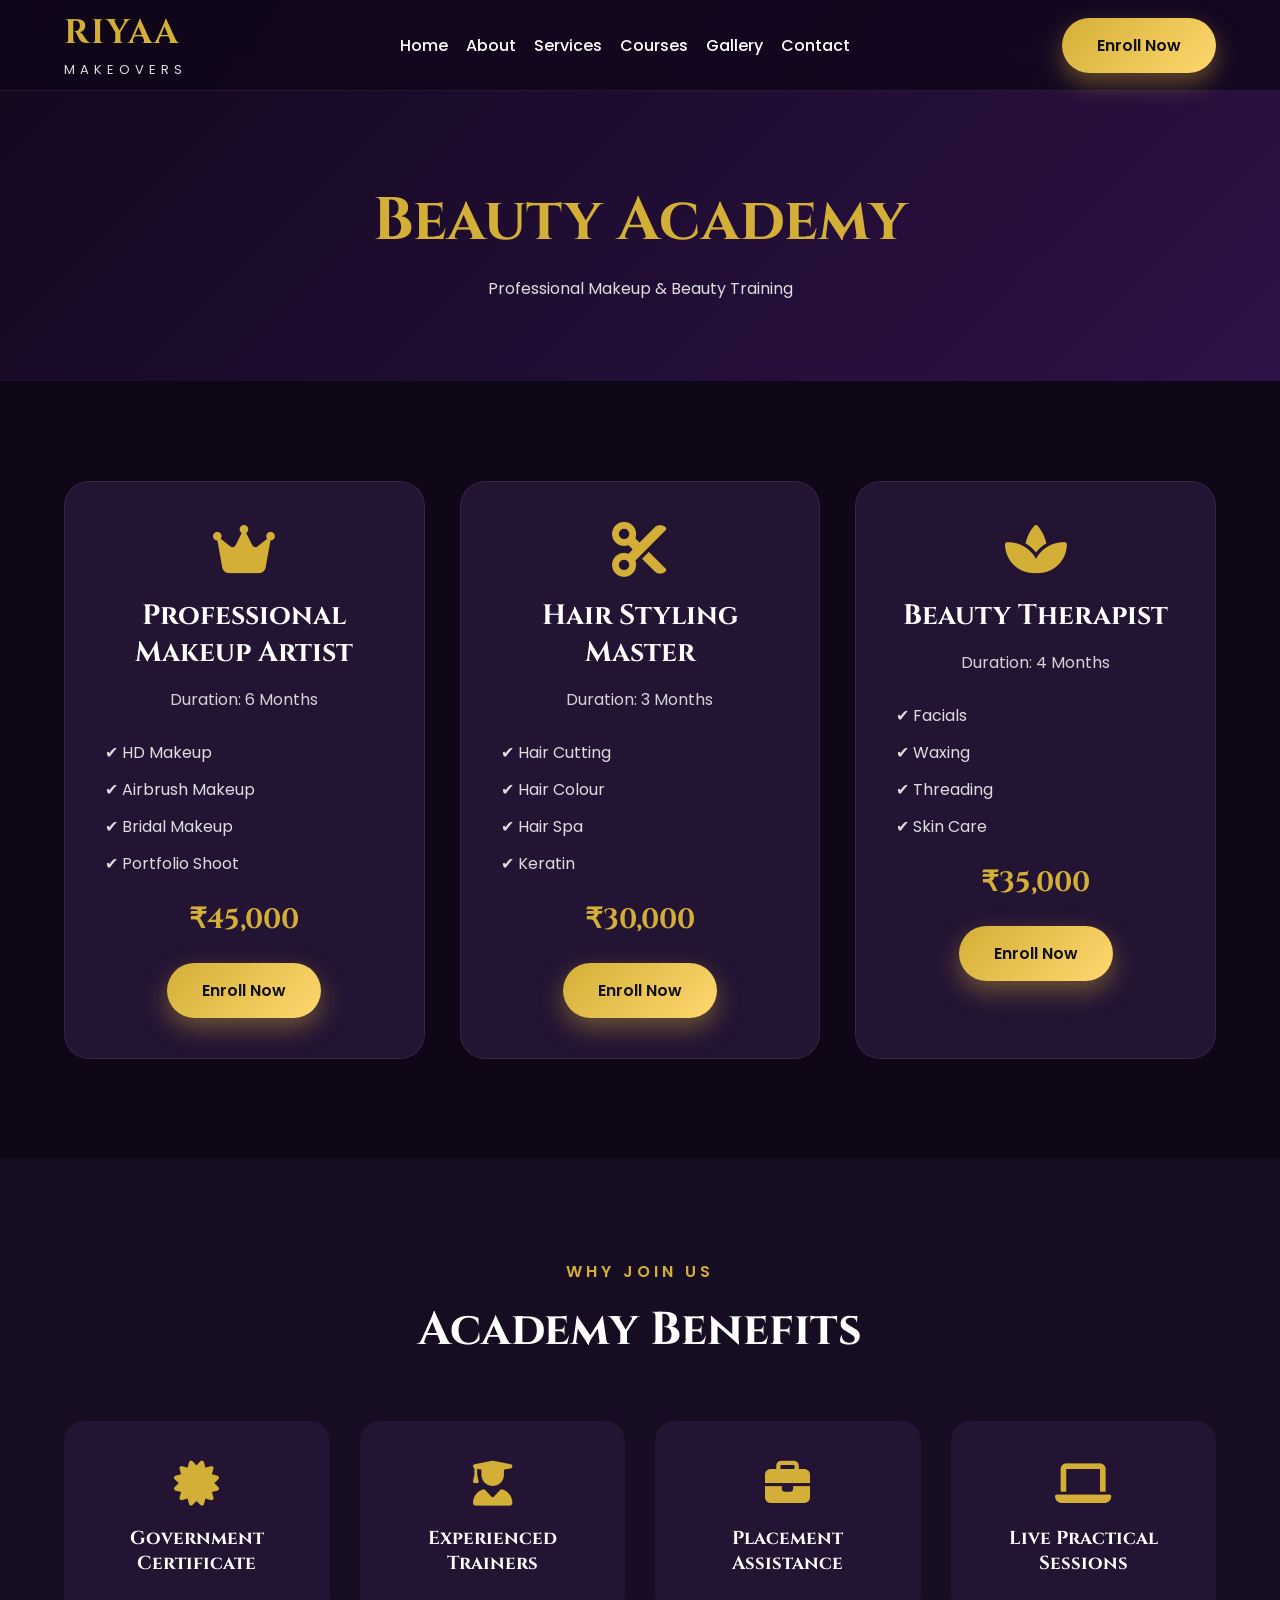
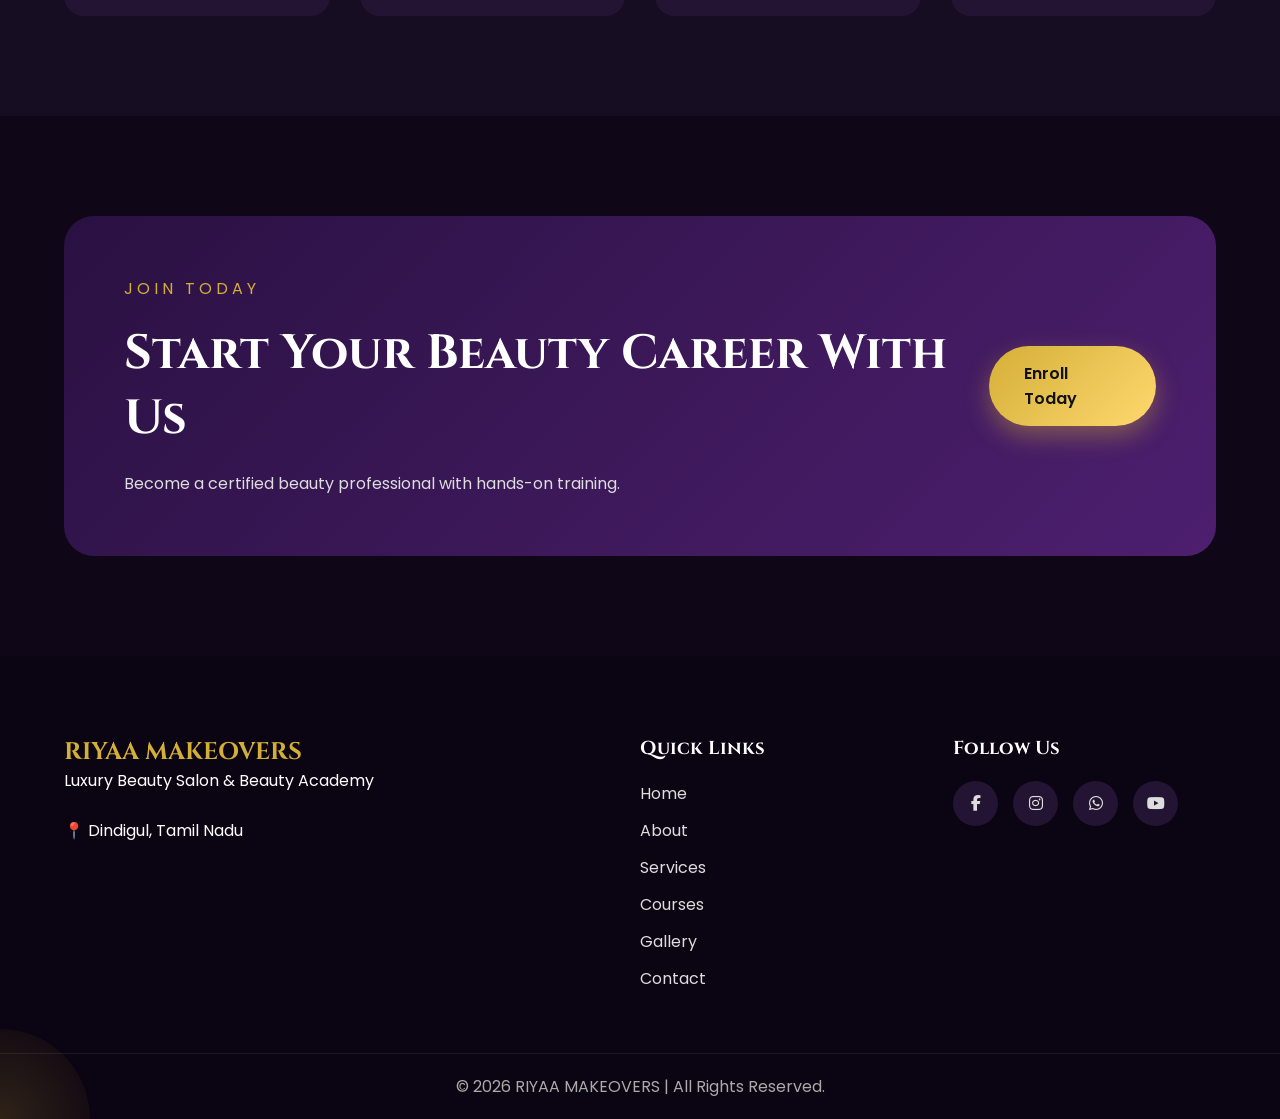
<file: courses.html>
<!DOCTYPE html>
<html lang="en">

<head>

<meta charset="UTF-8">
<meta name="viewport" content="width=device-width, initial-scale=1.0">

<title>Beauty Academy | RIYAA MAKEOVERS</title>

<link href="https://fonts.googleapis.com/css2?family=Cinzel:wght@400;600;700&family=Poppins:wght@300;400;500;600;700&display=swap" rel="stylesheet">

<link rel="stylesheet"
href="https://cdnjs.cloudflare.com/ajax/libs/font-awesome/6.7.1/css/all.min.css">

<link rel="stylesheet" href="css/style.css">
<link rel="stylesheet" href="css/responsive.css">

</head>

<body>

<!-- Header -->

<header class="header">

<nav class="navbar container">

<a href="index.html" class="logo">

<h2>RIYAA</h2>

<span>MAKEOVERS</span>

</a>

<ul class="nav-menu">

<li><a href="index.html">Home</a></li>

<li><a href="about.html">About</a></li>

<li><a href="services.html">Services</a></li>

<li><a href="courses.html" class="active">Courses</a></li>

<li><a href="gallery.html">Gallery</a></li>

<li><a href="contact.html">Contact</a></li>

</ul>

<a href="contact.html" class="btn">Enroll Now</a>


<div class="menu-btn">
    <i class="fa-solid fa-bars"></i>
</div>


</nav>

</header>

<!-- Banner -->

<section class="page-banner">

<div class="container">

<h1>Beauty Academy</h1>

<p>Professional Makeup & Beauty Training</p>

</div>

</section>

<!-- Courses -->

<section class="courses-page container">

<div class="course-card">

<i class="fa-solid fa-crown"></i>

<h3>Professional Makeup Artist</h3>

<p>Duration: 6 Months</p>

<ul>

<li>✔ HD Makeup</li>
<li>✔ Airbrush Makeup</li>
<li>✔ Bridal Makeup</li>
<li>✔ Portfolio Shoot</li>

</ul>

<h4>₹45,000</h4>

<a href="contact.html" class="btn">

Enroll Now

</a>

</div>

<div class="course-card">

<i class="fa-solid fa-scissors"></i>

<h3>Hair Styling Master</h3>

<p>Duration: 3 Months</p>

<ul>

<li>✔ Hair Cutting</li>
<li>✔ Hair Colour</li>
<li>✔ Hair Spa</li>
<li>✔ Keratin</li>

</ul>

<h4>₹30,000</h4>

<a href="contact.html" class="btn">

Enroll Now

</a>

</div>

<div class="course-card">

<i class="fa-solid fa-spa"></i>

<h3>Beauty Therapist</h3>

<p>Duration: 4 Months</p>

<ul>

<li>✔ Facials</li>
<li>✔ Waxing</li>
<li>✔ Threading</li>
<li>✔ Skin Care</li>

</ul>

<h4>₹35,000</h4>

<a href="contact.html" class="btn">

Enroll Now

</a>

</div>

</section>

<!-- Benefits -->

<section class="academy-benefits">

<div class="container">

<div class="section-title">

<span>WHY JOIN US</span>

<h2>Academy Benefits</h2>

</div>

<div class="benefit-grid">

<div class="benefit-card">

<i class="fa-solid fa-certificate"></i>

<h3>Government Certificate</h3>

</div>

<div class="benefit-card">

<i class="fa-solid fa-user-graduate"></i>

<h3>Experienced Trainers</h3>

</div>

<div class="benefit-card">

<i class="fa-solid fa-briefcase"></i>

<h3>Placement Assistance</h3>

</div>

<div class="benefit-card">

<i class="fa-solid fa-laptop"></i>

<h3>Live Practical Sessions</h3>

</div>

</div>

</div>

</section>

<!-- CTA -->

<section class="appointment">

<div class="container appointment-container">

<div class="appointment-content">

<span>JOIN TODAY</span>

<h2>Start Your Beauty Career With Us</h2>

<p>Become a certified beauty professional with hands-on training.</p>

</div>

<a href="contact.html" class="btn">

Enroll Today

</a>

</div>

</section>

<!-- ================= FOOTER ================= -->

<footer>

    <div class="container footer-grid">

        <div>

            <h2>

                RIYAA MAKEOVERS

            </h2>

            <p>

Luxury Beauty Salon &
Beauty Academy

<br><br>

📍 Dindigul, Tamil Nadu

</p>

        </div>

        <div>

            <h3>Quick Links</h3>

            <ul>

                <li><a href="index.html">Home</a></li>

                <li><a href="about.html">About</a></li>

                <li><a href="services.html">Services</a></li>

                <li><a href="courses.html">Courses</a></li>

                <li><a href="gallery.html">Gallery</a></li>

                <li><a href="contact.html">Contact</a></li>


            </ul>

        </div>

        <div>

            <h3>Follow Us</h3>

            <div class="social-icons">

                <a href="#"><i class="fab fa-facebook-f"></i></a>

                <a href="#"><i class="fab fa-instagram"></i></a>

                <a href="#"><i class="fab fa-whatsapp"></i></a>

                <a href="#"><i class="fab fa-youtube"></i></a>

            </div>

        </div>

    </div>

    <div class="copyright">

        © 2026 RIYAA MAKEOVERS | All Rights Reserved.

    </div>

</footer>

<script src="js/script.js"></script>

</body>

</html>
</file>
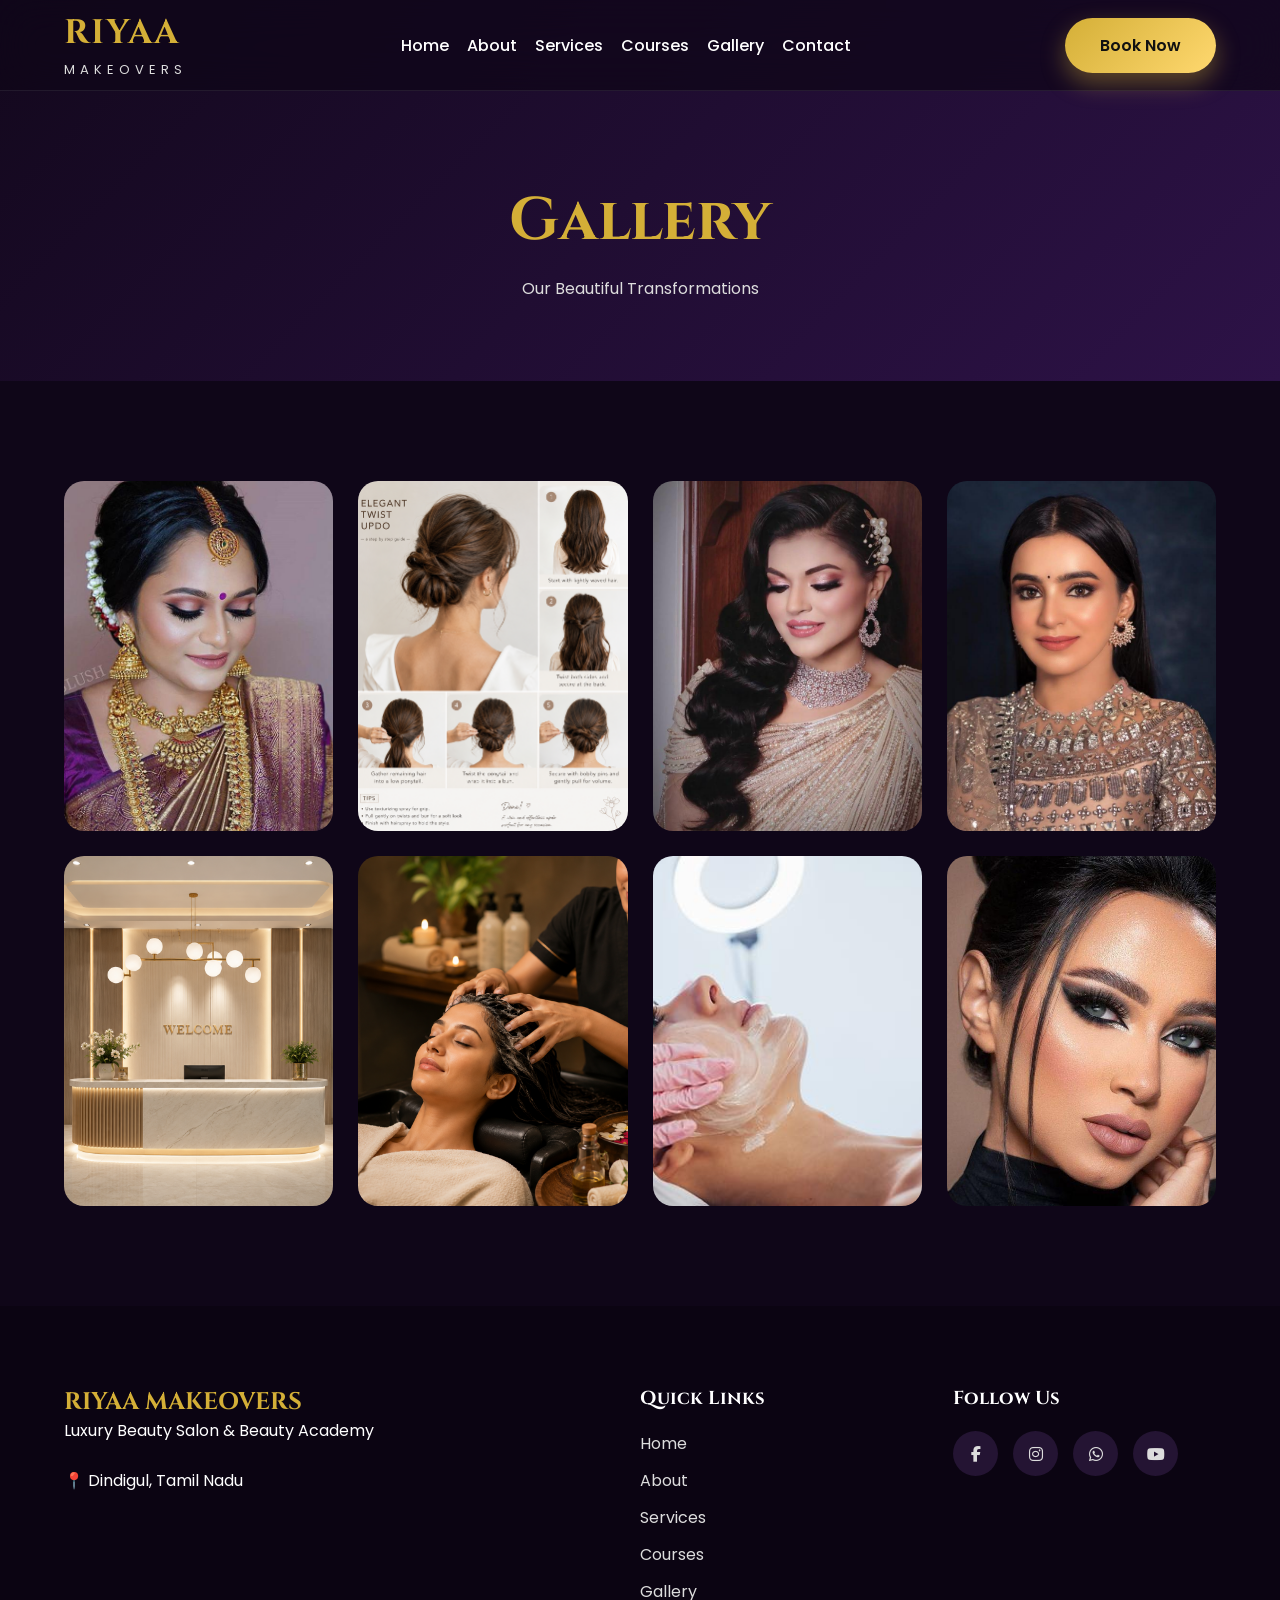
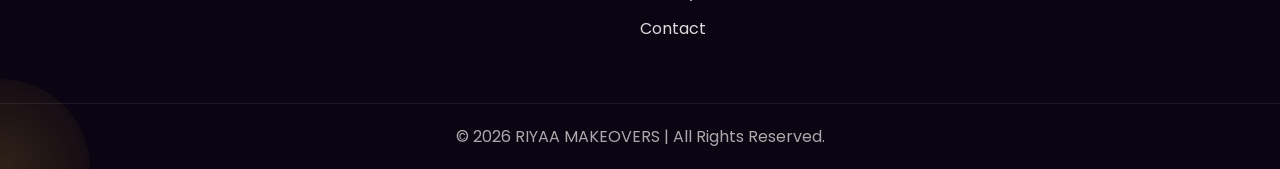
<file: gallery.html>
<!DOCTYPE html>
<html lang="en">

<head>

<meta charset="UTF-8">
<meta name="viewport" content="width=device-width, initial-scale=1.0">

<title>Gallery | RIYAA MAKEOVERS</title>

<link href="https://fonts.googleapis.com/css2?family=Cinzel:wght@400;600;700&family=Poppins:wght@300;400;500;600;700&display=swap" rel="stylesheet">

<link rel="stylesheet"
href="https://cdnjs.cloudflare.com/ajax/libs/font-awesome/6.7.1/css/all.min.css">

<link rel="stylesheet" href="css/style.css">
<link rel="stylesheet" href="css/responsive.css">

</head>

<body>

<header class="header">

<nav class="navbar container">

<a href="index.html" class="logo">

<h2>RIYAA</h2>

<span>MAKEOVERS</span>

</a>

<ul class="nav-menu">

<li><a href="index.html">Home</a></li>

<li><a href="about.html">About</a></li>

<li><a href="services.html">Services</a></li>

<li><a href="courses.html">Courses</a></li>

<li><a href="gallery.html" class="active">Gallery</a></li>

<li><a href="contact.html">Contact</a></li>

</ul>

<a href="contact.html" class="btn">Book Now</a>


<div class="menu-btn">
    <i class="fa-solid fa-bars"></i>
</div>


</nav>

</header>

<!-- Banner -->

<section class="page-banner">

<div class="container">

<h1>Gallery</h1>

<p>Our Beautiful Transformations</p>

</div>

</section>

<!-- Gallery -->

<section class="gallery-page container">

<div class="gallery-item">

<img src="images/bridal2.jfif">

<div class="overlay">

<h3>Bridal Makeup</h3>

</div>

</div>

<div class="gallery-item">

<img src="images/hair_stylee.png">

<div class="overlay">

<h3>Hair Styling</h3>

</div>

</div>

<div class="gallery-item">

<img src="images/reception_look.jfif">

<div class="overlay">

<h3>Reception Look</h3>

</div>

</div>

<div class="gallery-item">

<img src="images/hd.jfif">

<div class="overlay">

<h3>HD Makeup</h3>

</div>

</div>

<div class="gallery-item">

<img src="images/beauty_acadamy.png">

<div class="overlay">

<h3>Beauty Academy</h3>

</div>

</div>

<div class="gallery-item">

<img src="images/hair_spa.png">

<div class="overlay">

<h3>Hair Spa</h3>

</div>

</div>

<div class="gallery-item">

<img src="images/skin_care.jfif">

<div class="overlay">

<h3>Facial</h3>

</div>

</div>

<div class="gallery-item">

<img src="images/party_makup.jfif">

<div class="overlay">

<h3>Party Makeup</h3>

</div>

</div>

<div id="lightbox" class="lightbox">

    <span class="close-lightbox">&times;</span>

    <img id="lightbox-img">

</div>

</section>

<!-- ================= FOOTER ================= -->

<footer>

    <div class="container footer-grid">

        <div>

            <h2>

                RIYAA MAKEOVERS

            </h2>

            <p>

Luxury Beauty Salon &
Beauty Academy

<br><br>

📍 Dindigul, Tamil Nadu

</p>

        </div>

        <div>

            <h3>Quick Links</h3>

            <ul>

                <li><a href="index.html">Home</a></li>

                <li><a href="about.html">About</a></li>

                <li><a href="services.html">Services</a></li>

                <li><a href="courses.html">Courses</a></li>

                <li><a href="gallery.html">Gallery</a></li>

                <li><a href="contact.html">Contact</a></li>


            </ul>

        </div>

        <div>

            <h3>Follow Us</h3>

            <div class="social-icons">

                <a href="#"><i class="fab fa-facebook-f"></i></a>

                <a href="#"><i class="fab fa-instagram"></i></a>

                <a href="#"><i class="fab fa-whatsapp"></i></a>

                <a href="#"><i class="fab fa-youtube"></i></a>

            </div>

        </div>

    </div>

    <div class="copyright">

        © 2026 RIYAA MAKEOVERS | All Rights Reserved.

    </div>

</footer>

<script src="js/script.js"></script>

</body>

</html>
</file>
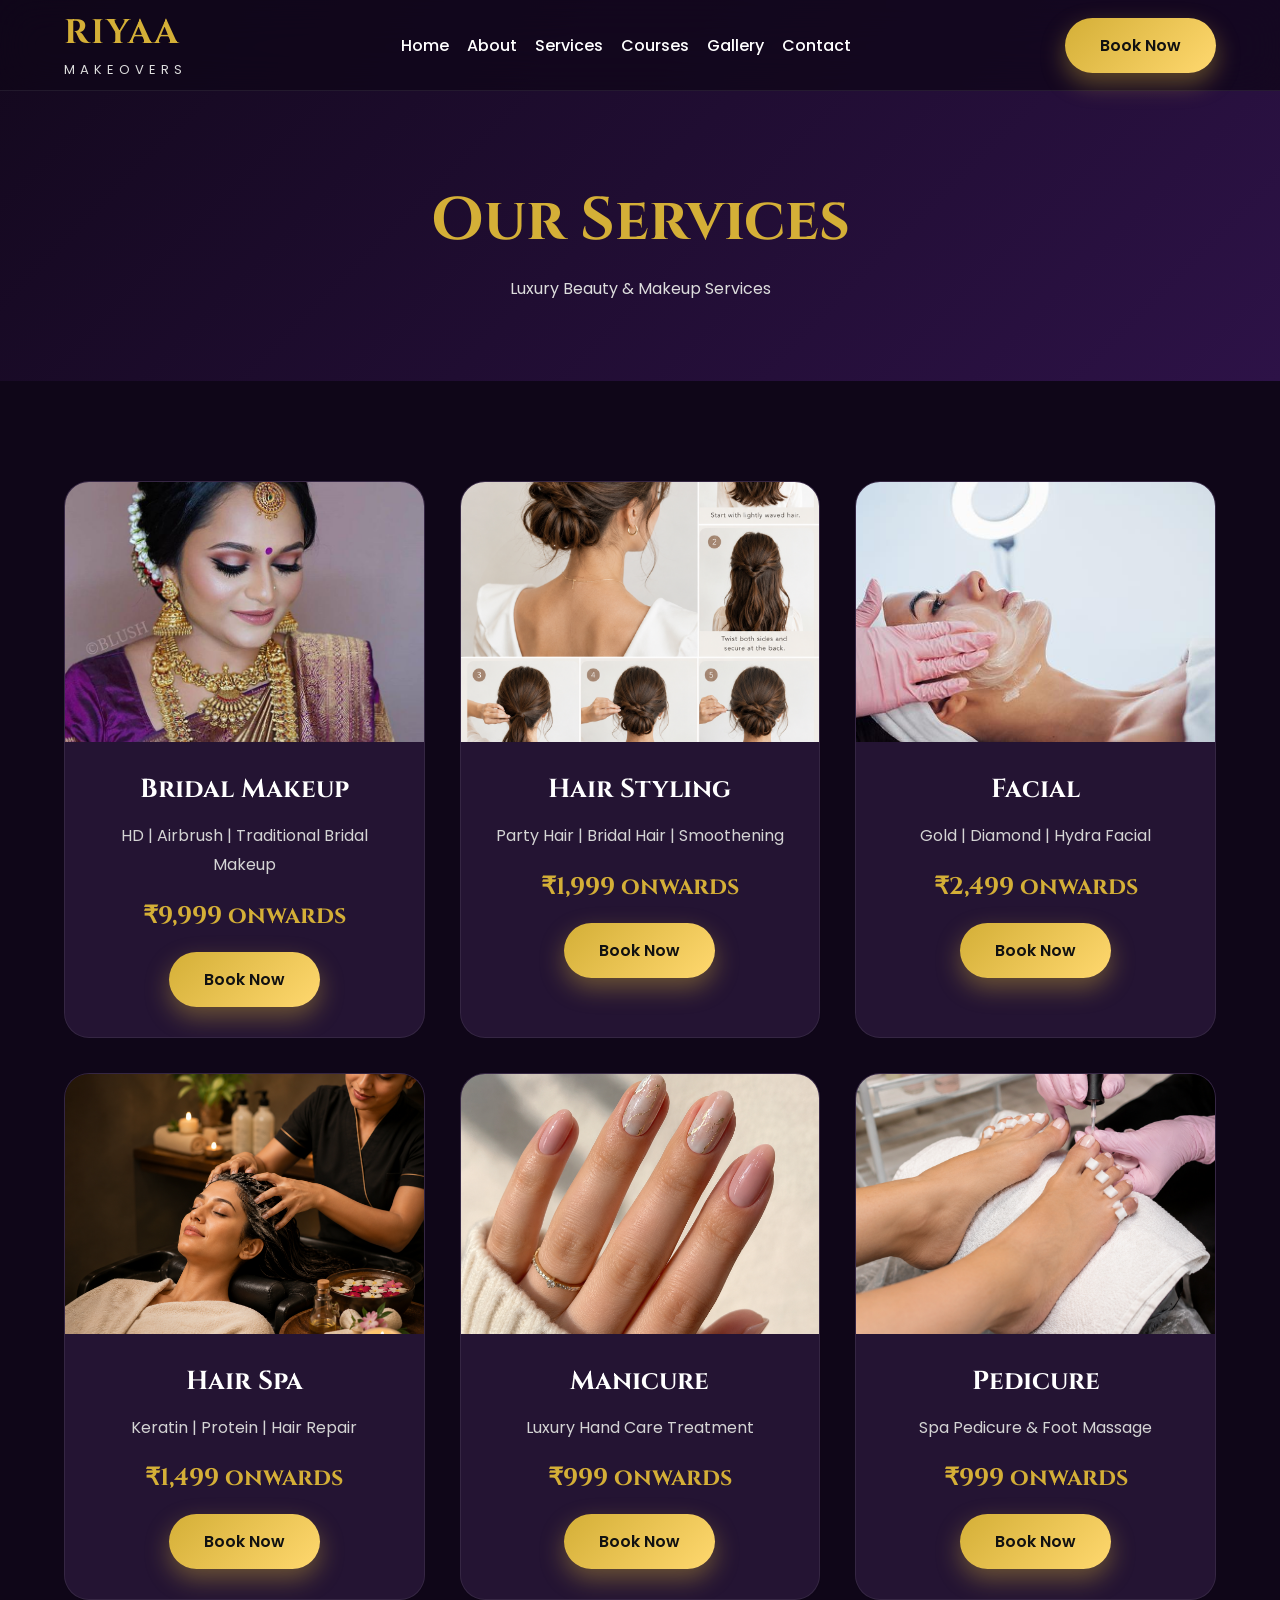
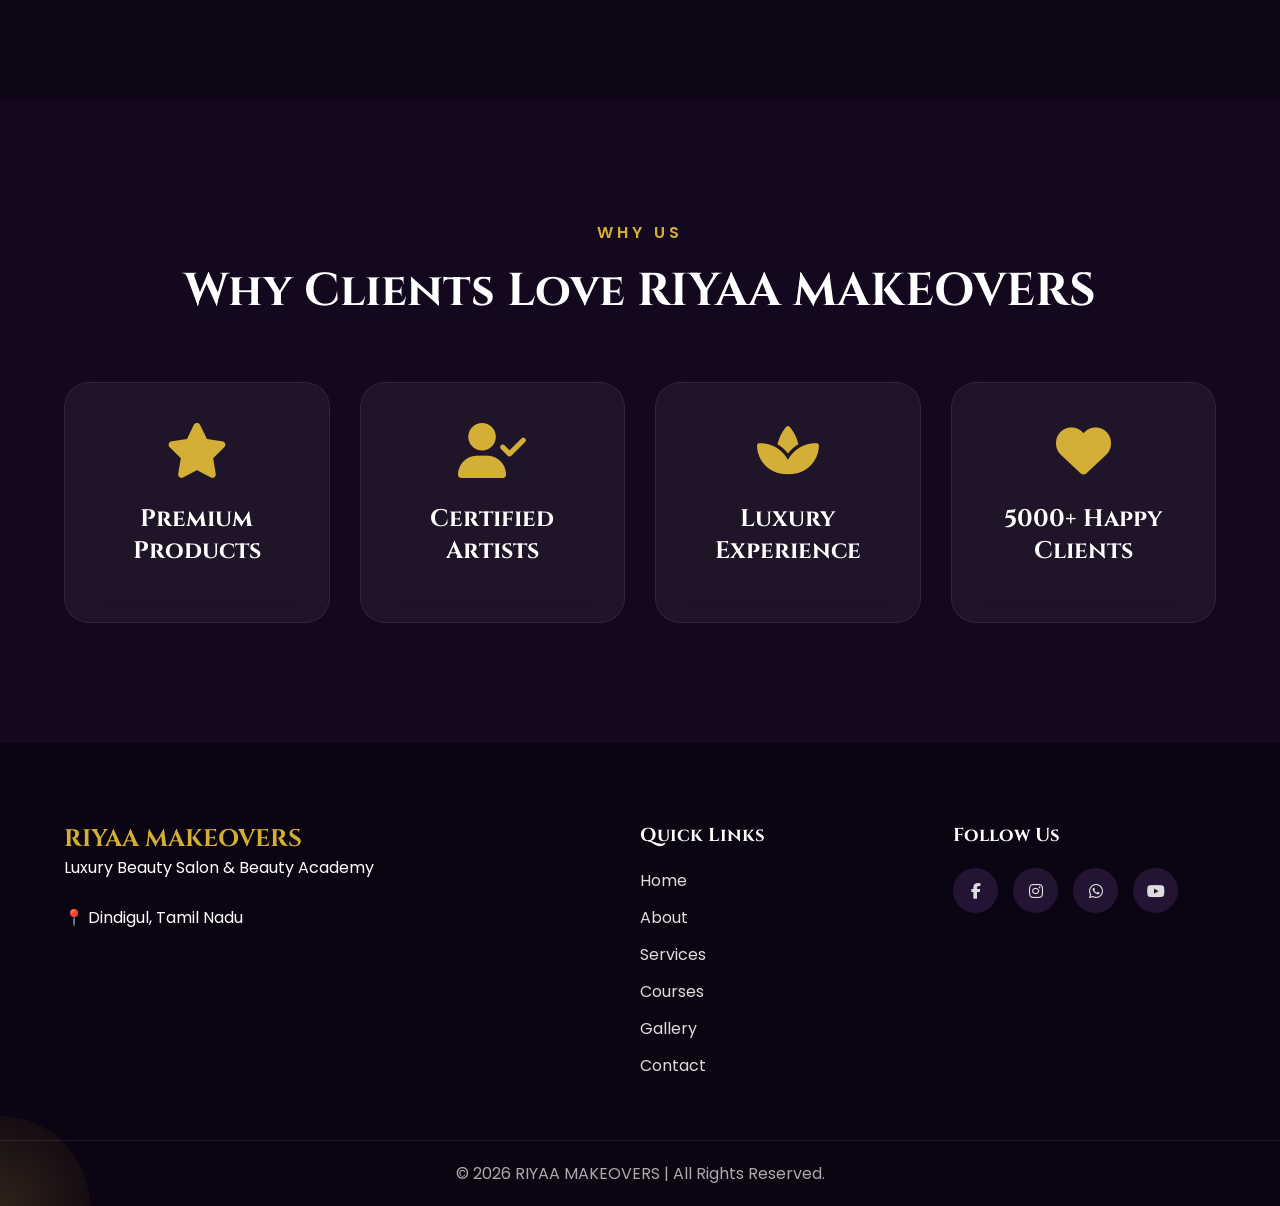
<file: services.html>
<!DOCTYPE html>
<html lang="en">

<head>

<meta charset="UTF-8">
<meta name="viewport" content="width=device-width, initial-scale=1.0">

<title>Services | RIYAA MAKEOVERS</title>

<link href="https://fonts.googleapis.com/css2?family=Cinzel:wght@400;600;700&family=Poppins:wght@300;400;500;600;700&display=swap" rel="stylesheet">

<link rel="stylesheet"
href="https://cdnjs.cloudflare.com/ajax/libs/font-awesome/6.7.1/css/all.min.css">

<link rel="stylesheet" href="css/style.css">
<link rel="stylesheet" href="css/responsive.css">

</head>

<body>

<header class="header">

<nav class="navbar container">

<a href="index.html" class="logo">

<h2>RIYAA</h2>

<span>MAKEOVERS</span>

</a>

<ul class="nav-menu">

<li><a href="index.html">Home</a></li>

<li><a href="about.html">About</a></li>

<li><a href="services.html" class="active">Services</a></li>

<li><a href="courses.html">Courses</a></li>

<li><a href="gallery.html">Gallery</a></li>

<li><a href="contact.html">Contact</a></li>

</ul>

<a href="contact.html" class="btn">Book Now</a>

<div class="menu-btn">
    <i class="fa-solid fa-bars"></i>
</div>


</nav>

</header>

<!-- Banner -->

<section class="page-banner">

<div class="container">

<h1>Our Services</h1>

<p>Luxury Beauty & Makeup Services</p>

</div>

</section>

<!-- Services -->

<section class="services-page container">

<div class="service-card">

<img src="images/bridal2.jfif">

<div class="service-content">

<h3>Bridal Makeup</h3>

<p>HD | Airbrush | Traditional Bridal Makeup</p>

<h4>₹9,999 onwards</h4>

<a href="contact.html" class="btn">Book Now</a>

</div>

</div>

<div class="service-card">

<img src="images/hair_stylee.png">

<div class="service-content">

<h3>Hair Styling</h3>

<p>Party Hair | Bridal Hair | Smoothening</p>

<h4>₹1,999 onwards</h4>

<a href="contact.html" class="btn">Book Now</a>

</div>

</div>

<div class="service-card">

<img src="images/skin_care.jfif">

<div class="service-content">

<h3>Facial</h3>

<p>Gold | Diamond | Hydra Facial</p>

<h4>₹2,499 onwards</h4>

<a href="contact.html" class="btn">Book Now</a>

</div>

</div>

<div class="service-card">

<img src="images/hair_spa.png">

<div class="service-content">

<h3>Hair Spa</h3>

<p>Keratin | Protein | Hair Repair</p>

<h4>₹1,499 onwards</h4>

<a href="contact.html" class="btn">Book Now</a>

</div>

</div>

<div class="service-card">

<img src="images/manicure.png">

<div class="service-content">

<h3>Manicure</h3>

<p>Luxury Hand Care Treatment</p>

<h4>₹999 onwards</h4>

<a href="contact.html" class="btn">Book Now</a>

</div>

</div>

<div class="service-card">

<img src="images/pedicure.png">

<div class="service-content">

<h3>Pedicure</h3>

<p>Spa Pedicure & Foot Massage</p>

<h4>₹999 onwards</h4>

<a href="contact.html" class="btn">Book Now</a>

</div>

</div>

</section>

<!-- Why Choose -->

<section class="why-choose">

<div class="container">

<div class="section-title">

<span>WHY US</span>

<h2>Why Clients Love RIYAA MAKEOVERS</h2>

</div>

<div class="choose-grid">

<div class="choose-card">

<i class="fa-solid fa-star"></i>

<h3>Premium Products</h3>

</div>

<div class="choose-card">

<i class="fa-solid fa-user-check"></i>

<h3>Certified Artists</h3>

</div>

<div class="choose-card">

<i class="fa-solid fa-spa"></i>

<h3>Luxury Experience</h3>

</div>

<div class="choose-card">

<i class="fa-solid fa-heart"></i>

<h3>5000+ Happy Clients</h3>

</div>

</div>

</div>

</section>

<!-- ================= FOOTER ================= -->

<footer>

        <div class="container footer-grid">

            <div>

                <h2>

                    RIYAA MAKEOVERS

                </h2>

                <p>

                    Luxury Beauty Salon &
                    Beauty Academy

                    <br><br>

                    📍 Dindigul, Tamil Nadu

                </p>

            </div>

            <div>

                <h3>Quick Links</h3>

                <ul>

                    <li><a href="index.html">Home</a></li>

                    <li><a href="about.html">About</a></li>

                    <li><a href="services.html">Services</a></li>

                    <li><a href="courses.html">Courses</a></li>

                    <li><a href="gallery.html">Gallery</a></li>

                    <li><a href="contact.html">Contact</a></li>

                </ul>

            </div>

            <div>

                <h3>Follow Us</h3>

                <div class="social-icons">

                    <a href="#"><i class="fab fa-facebook-f"></i></a>

                    <a href="#"><i class="fab fa-instagram"></i></a>

                    <a href="#"><i class="fab fa-whatsapp"></i></a>

                    <a href="#"><i class="fab fa-youtube"></i></a>

                </div>

            </div>

        </div>

        <div class="copyright">

            © 2026 RIYAA MAKEOVERS | All Rights Reserved.

        </div>

    </footer>


<script src="js/script.js"></script>

</body>

</html>
</file>
<file: css/style.css>
/*==============================
Google Font
==============================*/

*{
    margin:0;
    padding:0;
    box-sizing:border-box;
    scroll-behavior:smooth;
}

html, body {
    width: 100%;
    overflow-x: hidden;
    margin: 0;
    padding: 0;
}

body{
    font-family:'Poppins',sans-serif;
    background:#0f0618;
    color:#fff;
    overflow-x:hidden;
}

h1,h2,h3,h4{
    font-family:'Cinzel',serif;
}

a{
    text-decoration:none;
}

ul{
    list-style:none;
}

img{
    width:100%;
    display:block;
}

.container{
    width:90%;
    max-width:1300px;
    margin:auto;
}

/*==============================
Colors
==============================*/

:root{

--primary:#D4AF37;
--secondary:#7E3AF2;
--dark:#0f0618;
--card:#1d112b;
--white:#fff;
--text:#d4d4d4;
--gradient:linear-gradient(135deg,#D4AF37,#FFD86F);

}

/*==============================
Buttons
==============================*/

.btn{

display:inline-block;

padding:15px 35px;

background:var(--gradient);

color:#111;

font-weight:600;

border-radius:40px;

transition:.4s;

box-shadow:0 10px 25px rgba(212,175,55,.4);

}

.btn:hover{

transform:translateY(-5px);

box-shadow:0 20px 40px rgba(212,175,55,.6);

}

.btn-outline{

display:inline-block;

padding:15px 35px;

border:2px solid var(--primary);

color:#fff;

border-radius:40px;

margin-left:15px;

transition:.4s;

}

.btn-outline:hover{

background:var(--primary);

color:#111;

}

/*==============================
Navbar
==============================*/

.header{

position:fixed;

top:0;

left:0;

width:100%;

z-index:1000;

background:rgba(15,6,24,.75);

backdrop-filter:blur(20px);

border-bottom:1px solid rgba(255,255,255,.08);

}

.navbar{

height:90px;

display:flex;

justify-content:space-between;

align-items:center;

}

.logo h2{

color:var(--primary);

font-size:34px;

letter-spacing:2px;

}

.logo span{

font-size:13px;

letter-spacing:5px;

color:#ddd;

}

.nav-menu{

display:flex;

align-items: center;

gap:18px;

}

.nav-menu a{

color:white;

font-weight:500;

transition:.3s;

position:relative;

}

.nav-menu a:hover,

.nav-menu .active{

color:var(--primary);

}

.nav-menu a::after{

content:'';

position:absolute;

left:0;

bottom:-8px;

width:0;

height:2px;

background:var(--primary);

transition:.3s;

}

.nav-menu a:hover::after{

width:100%;

}

.menu-btn{

display:none;

font-size:28px;

cursor:pointer;

color:white;

}

/*==============================
Hero
==============================*/
/*====================================
Premium Hero
====================================*/

.hero{

width: 100%;

min-height:100vh;

display:flex;

justify-content:space-between;

grid-template-columns: 1fr 1fr;

align-items:center;

padding:90px 8% 40px;

margin:0;

background:

radial-gradient(circle at top right,#6a1b9a22,transparent),

linear-gradient(135deg,#0f0618,#1b0d26,#100617);

overflow:hidden;

position:relative;

}

.hero-left{

width:50%;

z-index:2;

}

.hero-tag{

display:inline-block;

padding:8px 20px;

background:rgba(212,175,55,.15);

border:1px solid #D4AF37;

border-radius:30px;

color:#D4AF37;

margin-bottom:25px;

}

.hero h1{

font-size:72px;

line-height:1.1;

margin-bottom:25px;

}

.hero h1 span{

display:block;

background:linear-gradient(90deg,#FFD86F,#D4AF37);

-webkit-background-clip:text;

-webkit-text-fill-color:transparent;

}

.hero p{

font-size:18px;

color:#ccc;

line-height:1.8;

margin-bottom:40px;

}

.hero-buttons{

display:flex;

gap:20px;

margin-bottom:35px;

}

.hero-rating{

display:flex;

align-items:center;

gap:15px;

font-size:18px;

color:#FFD86F;

}

.hero-right{

width:45%;

display:flex;

justify-content:center;

position:relative;

}

.hero-image{

width:500px;

height:650px;

border-radius:30px;

overflow:hidden;

position:relative;

}

.hero-image::before{

content:"";

position:absolute;

width:500px;

height:500px;

background:#D4AF37;

filter:blur(120px);

opacity:.25;

z-index:-1;

animation:glow 5s infinite alternate;

}

.hero-image img{

width:100%;

height:100%;

object-fit:cover;

animation:floatImage 5s ease-in-out infinite;

}

@keyframes floatImage{

0%{

transform:translateY(0px);

}

50%{

transform:translateY(-20px);

}

100%{

transform:translateY(0px);

}

}

@keyframes glow{

0%{

transform:scale(1);

}

100%{

transform:scale(1.25);

}

}

.particles span{

position:absolute;

width:8px;

height:8px;

background:#D4AF37;

border-radius:50%;

animation:particle 10s linear infinite;

}

.particles span:nth-child(1){

left:10%;

animation-delay:0s;

}

.particles span:nth-child(2){

left:35%;

animation-delay:2s;

}

.particles span:nth-child(3){

left:60%;

animation-delay:4s;

}

.particles span:nth-child(4){

left:80%;

animation-delay:6s;

}

.particles span:nth-child(5){

left:95%;

animation-delay:8s;

}

@keyframes particle{

0%{

transform:translateY(100vh);

opacity:0;

}

30%{

opacity:1;

}

100%{

transform:translateY(-120px);

opacity:0;

}

}

/*====================================
Floating Glow Background
====================================*/

.glow{
    position:absolute;
    border-radius:50%;
    filter:blur(100px);
    opacity:.4;
    z-index:0;
}

.glow1{
    width:350px;
    height:350px;
    background:#7E3AF2;
    top:120px;
    left:-100px;
    animation:moveGlow1 8s infinite alternate ease-in-out;
}

.glow2{
    width:400px;
    height:400px;
    background:#D4AF37;
    bottom:-150px;
    right:-120px;
    animation:moveGlow2 10s infinite alternate ease-in-out;
}

/*====================================
About Section
====================================*/

.about-preview{

    display:grid;
    grid-template-columns:1fr 1fr;
    gap:70px;
    align-items:center;
    padding:120px 0;
}

.about-image img{

    border-radius:30px;
    box-shadow:0 25px 60px rgba(0,0,0,.35);

}

.section-tag{

    color:var(--primary);
    font-weight:600;
    letter-spacing:4px;
    margin-bottom:20px;
}

.about-content h2{

    font-size:46px;
    margin-bottom:25px;
    line-height:1.3;

}

.about-content p{

    color:var(--text);
    line-height:1.9;
    margin-bottom:35px;

}

/*====================================
Statistics
====================================*/

.stats{

    padding:80px 0;
    background:#170d22;

}

.stats-container{

    display:grid;
    grid-template-columns:repeat(4,1fr);
    gap:30px;

}

.stat-box{

    background:#241433;
    border-radius:20px;
    padding:40px;
    text-align:center;
    transition:.4s;
    border:1px solid rgba(255,255,255,.08);

}

.stat-box:hover{

    transform:translateY(-12px);
    border-color:var(--primary);
    box-shadow:0 20px 40px rgba(212,175,55,.18);

}

.stat-box h2{

    font-size:46px;
    color:var(--primary);
    margin-bottom:10px;

}

.stat-box p{

    color:#ddd;

}

/*====================================
Section Title
====================================*/

.section-title{

    text-align:center;
    margin-bottom:60px;

}

.section-title span{

    color:var(--primary);
    letter-spacing:4px;
    font-weight:600;

}

.section-title h2{

    font-size:46px;
    margin-top:15px;
    margin-bottom:15px;

}

.section-title p{

    color:var(--text);
    max-width:700px;
    margin:auto;

}

/*====================================
Services
====================================*/

.services{

    padding:120px 0;

}

.service-grid{

    display:grid;
    grid-template-columns:repeat(4,1fr);
    gap:30px;

}

.service-card{

    background:rgba(255,255,255,.05);
    backdrop-filter:blur(18px);
    border-radius:25px;
    overflow:hidden;
    transition:.45s;
    border:1px solid rgba(255,255,255,.08);

}

.service-card:hover{

    transform:translateY(-15px);
    box-shadow:0 25px 60px rgba(212,175,55,.22);

}

.service-card img{

    height:260px;
    object-fit:cover;
    transition:.5s;

}

.service-card:hover img{

    transform:scale(1.08);

}

.service-content{

    padding:30px;

}

.service-content i{

    font-size:36px;
    color:var(--primary);
    margin-bottom:18px;

}

.service-content h3{

    margin-bottom:15px;
    font-size:26px;

}

.service-content p{

    color:var(--text);
    line-height:1.8;

}

/*====================================
Courses Section
====================================*/

.courses{
    padding:120px 0;
    background:#12081d;
}

.course-grid{
    display:grid;
    grid-template-columns:repeat(3,1fr);
    gap:30px;
}

.course-card{
    background:rgba(255,255,255,.05);
    backdrop-filter:blur(20px);
    border-radius:25px;
    padding:50px 35px;
    text-align:center;
    transition:.4s;
    border:1px solid rgba(255,255,255,.08);
}

.course-card:hover{
    transform:translateY(-15px);
    border-color:var(--primary);
    box-shadow:0 20px 50px rgba(212,175,55,.25);
}

.course-card i{
    font-size:55px;
    color:var(--primary);
    margin-bottom:25px;
}

.course-card h3{
    font-size:28px;
    margin-bottom:15px;
}

.course-card p{
    color:var(--text);
    line-height:1.8;
}

/*====================================
Gallery
====================================*/

.gallery{
    padding:120px 0;
}

.gallery-grid{
    display:grid;
    grid-template-columns:repeat(3,1fr);
    gap:25px;
}

.gallery-grid img{
    height:350px;
    object-fit:cover;
    border-radius:20px;
    transition:.5s;
    cursor:pointer;
}

.gallery-grid img:hover{
    transform:scale(1.05);
    box-shadow:0 20px 50px rgba(212,175,55,.30);
}

/*====================================
Testimonials
====================================*/

.testimonials{
    padding:120px 0;
    background:#170d22;
}

.testimonial-wrapper{
    overflow: hidden;
    width: 100%;
}

.testimonial-grid{
    display: flex;
    gap: 35px;
    transition: transform .4s ease;
}

.testimonial-card{
    flex: 0 0 calc((100% - 50px)/3);
    text-align: center;
    padding: 5px;
}



.testimonial-card:hover{
    transform:translateY(-10px);
    box-shadow:0 20px 45px rgba(212,175,55,.20);
    border-radius: 10px;
}

.testimonial-card img{
    width:90px;
    height:90px;
    border-radius:50%;
    object-fit:cover;
    margin:auto;
    margin-bottom:20px;
    border:3px solid var(--primary);
}

.testimonial-card h3{
    margin-bottom:10px;
}

.stars{
    color:#FFD700;
    font-size:18px;
    margin-bottom:15px;
}

.testimonial-card p{
    color:var(--text);
    line-height:1.8;
}

/*====================================
Appointment Banner
====================================*/

.appointment{
    padding:100px 0;
}

.appointment-container{
    background:linear-gradient(135deg,#2a1142,#4d1f6f);
    border-radius:30px;
    padding:60px;
    display:flex;
    justify-content:space-between;
    align-items:center;
}

.appointment-content span{
    color:var(--primary);
    letter-spacing:4px;
}

.appointment-content h2{
    font-size:48px;
    margin:20px 0;
}

.appointment-content p{
    color:#ddd;
}

/*====================================
Contact
====================================*/

.contact-preview{
    padding:120px 0;
}

.contact-grid{
    display:grid;
    grid-template-columns:1fr 1fr;
    gap:60px;
}

.contact-grid iframe{
    width:100%;
    height:350px;
    border:none;
    border-radius:20px;
}

.contact-grid h2{
    margin-bottom:25px;
}

.contact-grid p{
    margin-bottom:18px;
    color:var(--text);
    font-size:17px;
}

/*====================================
Footer
====================================*/

footer{
    background:#0b0412;
    padding-top:80px;
}

.footer-grid{
    display:grid;
    grid-template-columns:2fr 1fr 1fr;
    gap:50px;
    padding-bottom:50px;
}

.footer-grid h2{
    color:var(--primary);
}

.footer-grid h3{
    margin-bottom:20px;
}

.footer-grid ul li{
    margin-bottom:12px;
}

.footer-grid a{
    color:#ddd;
    transition:.3s;
}

.footer-grid a:hover{
    color:var(--primary);
}

.social-icons{
    display:flex;
    gap:15px;
}

.social-icons a{
    width:45px;
    height:45px;
    display:flex;
    justify-content:center;
    align-items:center;
    background:#241433;
    border-radius:50%;
    transition:.3s;
}

.social-icons a:hover{
    background:var(--primary);
    color:#111;
}

.copyright{
    text-align:center;
    padding:20px;
    border-top:1px solid rgba(255,255,255,.08);
    color:#aaa;
}

/*====================================
Floating Buttons
====================================*/

.whatsapp,
.scroll-top{
    position:fixed;
    right:25px;
    width:55px;
    height:55px;
    border-radius:50%;
    display:flex;
    justify-content:center;
    align-items:center;
    color:#fff;
    font-size:24px;
    z-index:999;
    cursor:pointer;
}

.whatsapp{
    bottom:90px;
    background:#25D366;
}

.scroll-top{
    bottom:20px;
    background:var(--primary);
    color:#111;
}

/*====================================
Animations
====================================*/

@keyframes float{
    0%{
        transform:translateY(0);
    }
    50%{
        transform:translateY(-20px);
    }
    100%{
        transform:translateY(0);
    }
}

@keyframes moveGlow1{
    from{
        transform:translate(0,0);
    }
    to{
        transform:translate(100px,80px);
    }
}

@keyframes moveGlow2{
    from{
        transform:translate(0,0);
    }
    to{
        transform:translate(-100px,-60px);
    }
}

/*==============================
Mouse Glow
==============================*/

.mouse-glow{

position:fixed;

width:180px;

height:180px;

background:radial-gradient(circle,rgba(212,175,55,.18),transparent);

pointer-events:none;

border-radius:50%;

transform:translate(-50%,-50%);

z-index:0;

transition:.08s;

}

.scroll-top{

display:none;

}

/*==============================
Booking Modal
==============================*/

.booking-modal{

position:fixed;

top:0;

left:0;

width:100%;

height:100%;

background:rgba(0,0,0,.75);

display:flex;

justify-content:center;

align-items:center;

opacity:0;

visibility:hidden;

transition:.4s;

z-index:99999;

backdrop-filter:blur(8px);

}

.booking-modal.active{

opacity:1;

visibility:visible;

}

.booking-box{

width:500px;

background:#1a0d27;

padding:40px;

border-radius:25px;

border:1px solid rgba(255,255,255,.1);

box-shadow:0 20px 50px rgba(0,0,0,.5);

position:relative;

animation:popup .4s ease;

}

.booking-box h2{

text-align:center;

margin-bottom:10px;

color:var(--primary);

}

.booking-box p{

text-align:center;

margin-bottom:30px;

color:#bbb;

}

.booking-box input,

.booking-box select,

.booking-box textarea{

width:100%;

padding:15px;

margin-bottom:18px;

border:none;

border-radius:12px;

background:#2a173c;

color:white;

outline:none;

}

.booking-box textarea{

height:120px;

resize:none;

}

.close-modal{

position:absolute;

top:15px;

right:20px;

font-size:30px;

cursor:pointer;

color:white;

}

@keyframes popup{

from{

transform:scale(.7);

opacity:0;

}

to{

transform:scale(1);

opacity:1;

}

}

/*====================================
Preloader
====================================*/

#preloader{

position:fixed;

top:0;

left:0;

width:100%;

height:100%;

background:#0f0618;

display:flex;

justify-content:center;

align-items:center;

z-index:999999;

transition:.8s;

}

.loader{

text-align:center;

}

.loader h2{

color:#D4AF37;

font-size:48px;

letter-spacing:4px;

margin-top:20px;

}

.loader span{

color:white;

letter-spacing:8px;

font-size:14px;

}

.gold-ring{

width:90px;

height:90px;

border-radius:50%;

border:4px solid rgba(212,175,55,.2);

border-top:4px solid #D4AF37;

margin:auto;

animation:spin 1.2s linear infinite;

}

@keyframes spin{

100%{

transform:rotate(360deg);

}
}

/*====================================
Why Choose Us
====================================*/

.why-choose{

padding:120px 0;

background:#13081d;

}

.choose-grid{

display:grid;

grid-template-columns:repeat(4,1fr);

gap:30px;

margin-top:60px;

}

.choose-card{

background:rgba(255,255,255,.05);

backdrop-filter:blur(15px);

padding:40px;

text-align:center;

border-radius:25px;

transition:.4s;

border:1px solid rgba(255,255,255,.08);

}

.choose-card:hover{

transform:translateY(-15px);

box-shadow:0 20px 50px rgba(212,175,55,.2);

border-color:#D4AF37;

}

.choose-card i{

font-size:55px;

color:#D4AF37;

margin-bottom:25px;

}

.choose-card h3{

margin-bottom:15px;

font-size:24px;

}

.choose-card p{

color:#cfcfcf;

line-height:1.8;

}

/*==============================
Page Banner
==============================*/

.page-banner{

padding:180px 0 80px;

text-align:center;

background:linear-gradient(135deg,#13081d,#2d1247);

}

.page-banner h1{

font-size:60px;

color:#D4AF37;

margin-bottom:15px;

}

.page-banner p{

color:#ddd;

}

/*==============================
About Page
==============================*/

.about-page{

display:grid;

grid-template-columns:1fr 1fr;

gap:70px;

padding:100px 0;

align-items:center;

}

.about-page img{

border-radius:25px;

}

.mission{

padding:100px 0;

background:#170d22;

}

.mission-grid{

display:grid;

grid-template-columns:repeat(3,1fr);

gap:30px;

}

.mission-box{

padding:40px;

background:#241433;

text-align:center;

border-radius:20px;

}

.mission-box i{

font-size:50px;

color:#D4AF37;

margin-bottom:20px;

}

.team{

padding:100px 0;

}

.team-grid{

display:grid;

grid-template-columns:repeat(3,1fr);

gap:30px;

}

.team-card{

text-align:center;

background:#241433;

padding:20px;

border-radius:20px;

transition:.3s;

}

.team-card:hover{

transform:translateY(-10px);

}

.team-card img{

height:350px;

object-fit:cover;

border-radius:20px;

margin-bottom:20px;

}

/*==============================
Services Page
==============================*/

.services-page{

padding:100px 0;

display:grid;

grid-template-columns:repeat(3,1fr);

gap:35px;

}

.services-page .service-card{

background:#241433;

border-radius:25px;

overflow:hidden;

transition:.4s;

}

.services-page .service-card:hover{

transform:translateY(-12px);

box-shadow:0 20px 45px rgba(212,175,55,.25);

}

.services-page img{

height:260px;

object-fit:cover;

}

.services-page .service-content{

padding:30px;

text-align:center;

}

.services-page h3{

margin-bottom:15px;

}

.services-page h4{

margin:20px 0;

color:#D4AF37;

font-size:24px;

}

/*==============================
Courses Page
==============================*/

.courses-page{

padding:100px 0;

display:grid;

grid-template-columns:repeat(3,1fr);

gap:35px;

}

.courses-page .course-card{

background:#241433;

padding:40px;

border-radius:25px;

text-align:center;

transition:.4s;

}

.courses-page .course-card:hover{

transform:translateY(-12px);

box-shadow:0 20px 45px rgba(212,175,55,.25);

}

.courses-page i{

font-size:55px;

color:#D4AF37;

margin-bottom:20px;

}

.courses-page ul{

text-align:left;

margin:25px 0;

}

.courses-page ul li{

margin-bottom:12px;

color:#ddd;

}

.courses-page h4{

color:#D4AF37;

font-size:28px;

margin-bottom:25px;

}

/*==============================
Academy Benefits
==============================*/

.academy-benefits{

padding:100px 0;

background:#170d22;

}

.benefit-grid{

display:grid;

grid-template-columns:repeat(4,1fr);

gap:30px;

}

.benefit-card{

background:#241433;

padding:40px;

text-align:center;

border-radius:20px;

transition:.4s;

}

.benefit-card:hover{

transform:translateY(-10px);

}

.benefit-card i{

font-size:45px;

color:#D4AF37;

margin-bottom:20px;

}

/*==============================
Gallery Page
==============================*/

.gallery-page{

padding:100px 0;

display:grid;

grid-template-columns:repeat(4,1fr);

gap:25px;

}

.gallery-item{

position:relative;

overflow:hidden;

border-radius:20px;

cursor:pointer;

}

.gallery-item img{

width:100%;

height:350px;

object-fit:cover;

transition:.5s;

}

.gallery-item:hover img{

transform:scale(1.1);

}

.overlay{

position:absolute;

left:0;

bottom:-100%;

width:100%;

padding:25px;

background:linear-gradient(transparent,rgba(0,0,0,.85));

transition:.4s;

}

.gallery-item:hover .overlay{

bottom:0;

}

.overlay h3{

color:#fff;

font-size:24px;

}

.lightbox{

display:none;

position:fixed;

top:0;

left:0;

width:100%;

height:100%;

background:rgba(0,0,0,.9);

justify-content:center;

align-items:center;

z-index:9999;

}

.lightbox img{

max-width:85%;

max-height:85%;

border-radius:15px;

}

.close-lightbox{

position:absolute;

top:30px;

right:40px;

font-size:45px;

color:#fff;

cursor:pointer;

}

.contact-grid{

display:grid;

grid-template-columns:1fr 1fr;

gap:60px;

padding:100px 0;

}

.contact-info h2{

margin-bottom:20px;

font-size:40px;

}

.info-box{

display:flex;

align-items:flex-start;

gap:20px;

margin:30px 0;

}

.info-box i{

font-size:28px;

color:#D4AF37;

width:60px;

height:60px;

display:flex;

align-items:center;

justify-content:center;

background:#241433;

border-radius:50%;

}

.contact-form{

background:#241433;

padding:40px;

border-radius:25px;

}

.contact-form input,

.contact-form select,

.contact-form textarea{

width:100%;

padding:15px;

margin-bottom:20px;

border:none;

background:#32184a;

color:#fff;

border-radius:10px;

}

.contact-form textarea{

height:140px;

resize:none;

}

.map-section iframe{

width:100%;

height:450px;

border:none;

}

/* SCROLLBAR */

::-webkit-scrollbar{
    width: 5px;
}

::-webkit-scrollbar-thumb{
    background-color:#D4AF37;
}

::-webkit-scrollbar-track{
    background-color: #2a1142;
}
</file>
<file: css/responsive.css>
/*===================================== Laptop (1200px) =====================================*/
@media(max-width:1200px) {
    .container {
        width: 95%;
    }

    .hero h1 {
        font-size: 60px;
    }

    .hero-right img {
        width: 450px;
    }

    .service-grid {
        grid-template-columns: repeat(2, 1fr);
    }

    .course-grid {
        grid-template-columns: repeat(2, 1fr);
    }

    .gallery-grid {
        grid-template-columns: repeat(2, 1fr);
    }
}

/*===================================== Tablet (992px) =====================================*/
@media(max-width:992px) {
    .navbar {
        height: 80px;
    }

    .menu-btn {
        display: block;
        font-size: 28px;
    }

    .nav-menu {
        position: absolute;
        top: 80px;
        left: -100%;
        width: 100%;
        background: #16081f;
        flex-direction: column;
        text-align: center;
        padding: 20px 0;
        transition: .4s;
    }

    .nav-menu.active {
        left: 0;
    }

    .nav-menu li {
        margin: 5px 0;
    }

    .hero {
        grid-template-columns: 1fr;
        text-align: center;
        padding-top: 150px;
    }

    .hero-right {
        order: -1;
    }

    .hero-right img {
        width: 380px;
    }

    .hero-btns {
        justify-content: center;
    }

    .hero-features {
        justify-content: center;
    }

    .about-preview {
        grid-template-columns: 1fr;
    }

    .stats-container {
        grid-template-columns: repeat(2, 1fr);
    }

    .service-grid {
        grid-template-columns: repeat(2, 1fr);
    }

    .course-grid {
        grid-template-columns: repeat(2, 1fr);
    }

    .gallery-grid {
        grid-template-columns: repeat(2, 1fr);
    }

    .testimonial-grid {
        grid-template-columns: 1fr;
    }

    .contact-grid {
        grid-template-columns: 1fr;
    }

    .footer-grid {
        grid-template-columns: 1fr;
        text-align: center;
    }

    .social-icons {
        justify-content: center;
    }

    .appointment-container {
        flex-direction: column;
        text-align: center;
        gap: 30px;
    }
}

/*===================================== Mobile (768px) =====================================*/
@media(max-width:768px) {
    .hero h1 {
        font-size: 42px;
    }

    .hero-description {
        font-size: 16px;
    }

    .hero-right {
        width: 100%;
        display: flex;
        justify-content: center;
    }

    .hero-image {
        width: 90%;
        max-width: 320px;
        height: auto;
    }

    .hero-image img {
        width: 100%;
        height: auto;
        object-fit: cover;
    }

    .hero-btns {
        flex-direction: column;
        gap: 15px;
    }

    .btn-outline {
        margin-left: 0;
    }

    .hero-features {
        flex-direction: column;
    }

    .stats-container {
        grid-template-columns: 1fr;
    }

    .service-grid {
        grid-template-columns: 1fr;
    }

    .course-grid {
        grid-template-columns: 1fr;
    }

    .gallery-grid {
        grid-template-columns: 1fr;
    }

    .gallery-grid img {
        height: 280px;
    }

    .about-content h2 {
        font-size: 34px;
    }

    .section-title h2 {
        font-size: 34px;
    }

    .appointment-content h2 {
        font-size: 34px;
    }

    .footer-grid {
        gap: 40px;
    }


    .testimonial-card {
        flex: 0 0 100%;
    }




    .whatsapp {
        width: 50px;
        height: 50px;
    }

    .scroll-top {
        width: 50px;
        height: 50px;
    }
}

/*===================================== Small Mobile (480px) =====================================*/
@media(max-width:480px) {
    .hero {
        padding-top: 120px;
    }

    .hero h1 {
        font-size: 34px;
    }

    .hero-right img {
        width: 250px;
    }

    .logo h2 {
        font-size: 26px;
    }

    .logo span {
        font-size: 10px;
    }

    .section-title h2 {
        font-size: 28px;
    }

    .about-content h2 {
        font-size: 28px;
    }

    .appointment-content h2 {
        font-size: 28px;
    }

    .stat-box h2 {
        font-size: 34px;
    }
}

@media(max-width:992px) {
    .choose-grid {
        grid-template-columns: repeat(2, 1fr);
    }
}

@media(max-width:768px) {
    .choose-grid {
        grid-template-columns: 1fr;
    }
}

@media(max-width:992px) {
    .services-page {
        grid-template-columns: repeat(2, 1fr);
    }
}

@media(max-width:768px) {
    .services-page {
        grid-template-columns: 1fr;
    }
}

@media(max-width:992px) {
    .courses-page {
        grid-template-columns: repeat(2, 1fr);
    }

    .benefit-grid {
        grid-template-columns: repeat(2, 1fr);
    }
}

@media(max-width:768px) {
    .courses-page {
        grid-template-columns: 1fr;
    }

    .benefit-grid {
        grid-template-columns: 1fr;
    }
}

@media(max-width:992px) {
    .gallery-page {
        grid-template-columns: repeat(2, 1fr);
    }
}

@media(max-width:768px) {
    .gallery-page {
        grid-template-columns: 1fr;
    }

    .gallery-item img {
        height: 280px;
    }
}

@media(max-width:992px) {
    .contact-cards {
        grid-template-columns: 1fr;
    }

    .contact-page {
        grid-template-columns: 1fr;
    }

    .hours-grid {
        grid-template-columns: 1fr;
        text-align: center;
    }
}

/* About Page */
@media (max-width:992px) {

    .about-page {
        grid-template-columns: 1fr;
        gap: 40px;
        text-align: center;
    }

    .about-image img {
        max-width: 500px;
        margin: auto;
    }

    .mission-grid {
        grid-template-columns: 1fr;
    }

    .team-grid {
        grid-template-columns: repeat(2, 1fr);
    }

}

@media (max-width:768px) {

    .team-grid {
        grid-template-columns: 1fr;
    }

    .team-card img {
        height: 300px;
    }

    .page-banner {
        padding: 140px 20px 70px;
    }

    .page-banner h1 {
        font-size: 42px;
    }

}

@media (max-width:480px) {

    .about-content h2 {
        font-size: 30px;
    }

    .team-card img {
        height: 260px;
    }

    .mission-box {
        padding: 30px 20px;
    }

}

/* Tablet */
@media (max-width:992px) {

    .hero {
        flex-direction: column;
        text-align: center;
        gap: 50px;
    }

    .hero-left,
    .hero-right {
        width: 100%;
    }

    .hero-right {
        order: -1;
    }

    .hero-image {
        width: 360px;
        height: 470px;
    }

    .hero-buttons {
        justify-content: center;
        flex-wrap: wrap;
    }

    .hero-rating {
        justify-content: center;
    }

    .about-preview {
        grid-template-columns: 1fr;
        text-align: center;
    }

    .about-image img {
        max-width: 500px;
        margin: auto;
    }

    .stats-container {
        grid-template-columns: repeat(2, 1fr);
    }

    .service-grid {
        grid-template-columns: repeat(2, 1fr);
    }

    .choose-grid {
        grid-template-columns: repeat(2, 1fr);
    }

    .course-grid {
        grid-template-columns: repeat(2, 1fr);
    }

    .testimonial-grid {
        grid-template-columns: 1fr;
    }

    .contact-grid {
        grid-template-columns: 1fr;
    }

    .contact-preview {
        text-align: center;
    }

    .footer-grid {
        grid-template-columns: 1fr;
        text-align: center;
    }

    .social-icons {
        justify-content: center;
    }

    .appointment-container {
        flex-direction: column;
        text-align: center;
        gap: 30px;
    }

}

/* Mobile */
@media (max-width:768px) {

    .hero {
        padding: 130px 20px 50px;
    }

    .hero h1 {
        font-size: 42px;
    }

    .hero p {
        font-size: 16px;
    }

    .hero-image {
        width: 280px;
        height: 380px;
    }

    .hero-buttons {
        flex-direction: column;
        gap: 15px;
    }

    .hero-buttons .btn,
    .hero-buttons .btn-outline {
        width: 100%;
        text-align: center;
        margin-left: 0;
    }

    .hero-rating {
        flex-direction: column;
        gap: 10px;
    }

    .stats-container,
    .service-grid,
    .choose-grid,
    .course-grid {
        grid-template-columns: 1fr;
    }

    .about-content h2,
    .section-title h2,
    .appointment-content h2 {
        font-size: 34px;
    }

    .contact-grid iframe {
        height: 300px;
    }

    .booking-box {
        width: 95%;
        padding: 25px;
    }

}

/* Small Mobile */
@media (max-width:480px) {

    .hero {
        padding-top: 120px;
    }

    .hero h1 {
        font-size: 32px;
    }

    .hero-tag {
        font-size: 13px;
    }

    .hero-image {
        width: 230px;
        height: 320px;
    }

    .logo h2 {
        font-size: 24px;
    }

    .logo span {
        font-size: 10px;
    }

    .page-banner h1 {
        font-size: 32px;
    }

    .section-title h2,
    .about-content h2,
    .appointment-content h2 {
        font-size: 28px;
    }

    .stat-box {
        padding: 25px;
    }

    .stat-box h2 {
        font-size: 34px;
    }

    .service-card img {
        height: 220px;
    }

    .course-card {
        padding: 25px;
    }

    .testimonial-card {
        padding: 25px;
    }

    .testimonial-card img {
        width: 70px;
        height: 70px;
    }

    .contact-grid iframe {
        height: 250px;
    }

    .booking-box {
        padding: 20px;
    }

    .booking-box h2 {
        font-size: 24px;
    }

    .whatsapp,
    .scroll-top {
        width: 45px;
        height: 45px;
        font-size: 20px;
    }

}

@media(max-width:992px) {

    .navbar>.btn {
        display: none;
    }

    .hero-buttons .btn,
    .hero-buttons .btn-outline,
    .appointment .btn,
    .course-card .btn,
    .service-card .btn,
    .contact-form .btn {
        display: inline-block;
    }

}

/* SERVICES */

@media(max-width:768px){

.filter-buttons{
    gap:10px;
}

.filter-btn{
    padding:10px 18px;
    font-size:14px;
}

.service-grid{
    grid-template-columns:1fr;
}

.service-item img{
    height:220px;
}

}
</file>
